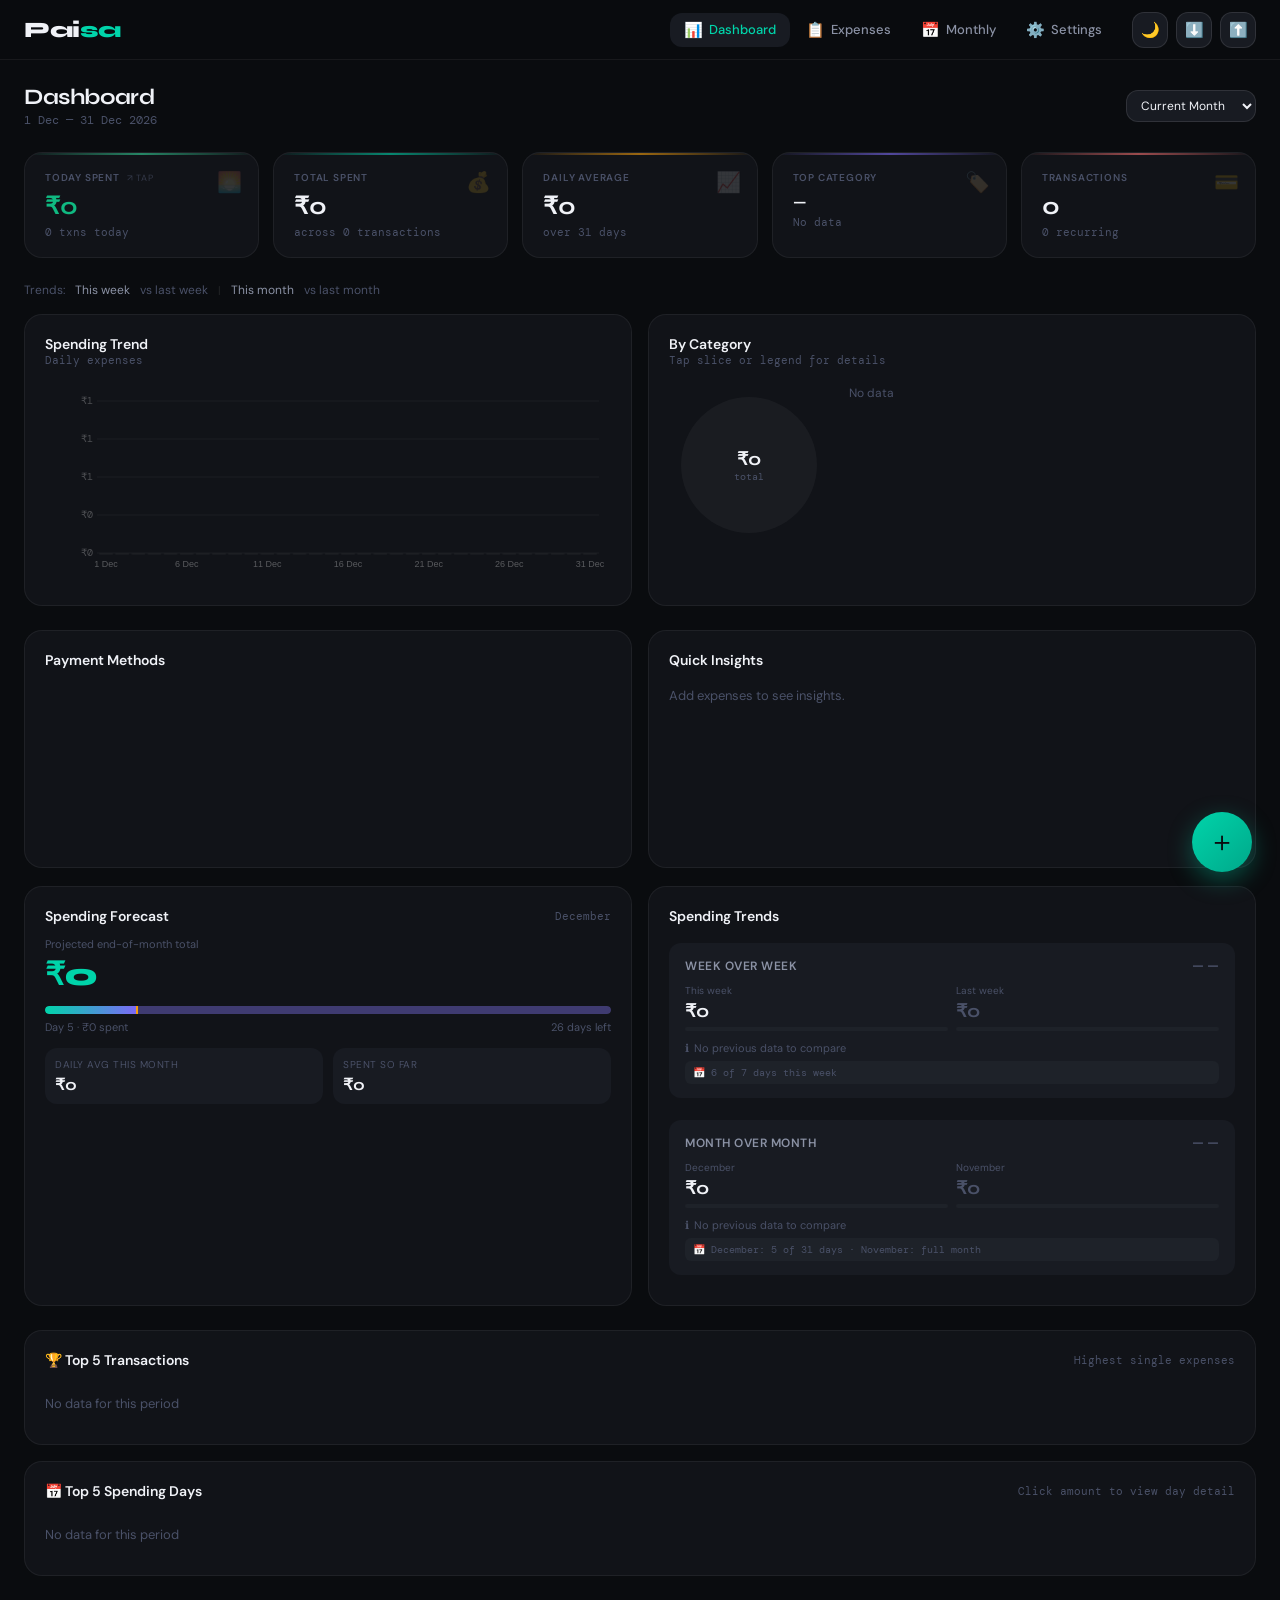
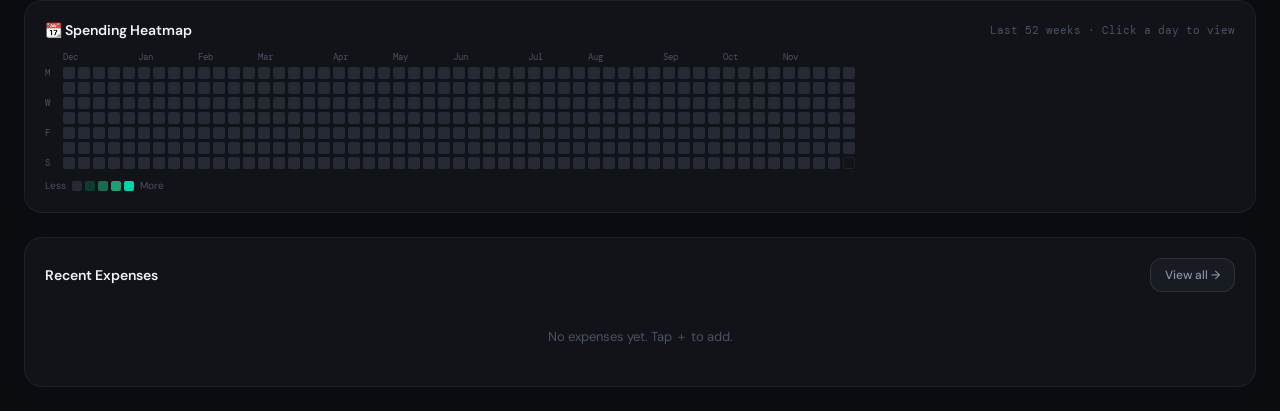
<file: index.html>
<!DOCTYPE html>
<html lang="en">
<head>
<meta charset="UTF-8"/>
<meta name="viewport" content="width=device-width,initial-scale=1.0,viewport-fit=cover"/>
<title>Paisa — Expense Manager</title>
<!-- PWA -->
<meta name="application-name" content="Paisa"/>
<meta name="description" content="Personal expense manager — track every rupee"/>
<meta name="theme-color" content="#0a0c0f"/>
<meta name="mobile-web-app-capable" content="yes"/>
<meta name="apple-mobile-web-app-capable" content="yes"/>
<meta name="apple-mobile-web-app-status-bar-style" content="black-translucent"/>
<meta name="apple-mobile-web-app-title" content="Paisa"/>
<link rel="icon" type="image/svg+xml" href="data:image/svg+xml,<svg xmlns='http://www.w3.org/2000/svg' viewBox='0 0 512 512'><rect width='512' height='512' rx='112' fill='%230a0c0f'/><text x='256' y='340' font-size='280' text-anchor='middle' fill='%2300d4aa' font-family='serif'>₹</text></svg>"/>
<link rel="apple-touch-icon" sizes="192x192" href="icon-192.png"/>
<link rel="manifest" href="manifest.json"/>
<link href="https://fonts.googleapis.com/css2?family=Syne:wght@400;500;600;700;800&family=DM+Sans:ital,opsz,wght@0,9..40,300;0,9..40,400;0,9..40,500;0,9..40,600&family=DM+Mono:wght@400;500&display=swap" rel="stylesheet"/>
<link rel="stylesheet" href="paisa-styles.css"/>
</head>
<body>

<!-- PIN LOCK SCREEN -->
<div id="pin-screen" style="display:none">
  <div class="pin-logo">Pai<span>sa</span></div>
  <div class="pin-sub" id="pin-sub">Enter your PIN to continue</div>
  <div class="pin-dots">
    <div class="pin-dot"></div><div class="pin-dot"></div>
    <div class="pin-dot"></div><div class="pin-dot"></div>
  </div>
  <div class="pin-keypad">
    <button class="pin-key" onclick="pinKey('1')">1<span class="pin-key-sub"></span></button>
    <button class="pin-key" onclick="pinKey('2')">2<span class="pin-key-sub">ABC</span></button>
    <button class="pin-key" onclick="pinKey('3')">3<span class="pin-key-sub">DEF</span></button>
    <button class="pin-key" onclick="pinKey('4')">4<span class="pin-key-sub">GHI</span></button>
    <button class="pin-key" onclick="pinKey('5')">5<span class="pin-key-sub">JKL</span></button>
    <button class="pin-key" onclick="pinKey('6')">6<span class="pin-key-sub">MNO</span></button>
    <button class="pin-key" onclick="pinKey('7')">7<span class="pin-key-sub">PQRS</span></button>
    <button class="pin-key" onclick="pinKey('8')">8<span class="pin-key-sub">TUV</span></button>
    <button class="pin-key" onclick="pinKey('9')">9<span class="pin-key-sub">WXYZ</span></button>
    <button class="pin-key" onclick="pinKey('0')" style="grid-column:2">0</button>
    <button class="pin-key" onclick="pinBackspace()" style="font-size:18px">⌫</button>
  </div>
  <div class="pin-error-msg" id="pin-error"></div>
  <div class="pin-actions">
    <button class="pin-link" onclick="hidePinScreen()" id="pin-skip-btn" style="display:none">Skip (use without PIN)</button>
  </div>
</div>

<div id="toast-container"></div>
<div id="chart-tooltip">
  <div class="tt-label" id="tt-label"></div>
  <div class="tt-value" id="tt-value"></div>
  <div class="tt-sub"   id="tt-sub"></div>
</div>

<div class="app">
<!-- TOPBAR -->
<header class="topbar">
  <div class="logo">Pai<span>sa</span></div>
  <nav class="nav">
    <button class="nav-btn active" id="nav-dashboard" onclick="goPage('dashboard')"><span class="nav-icon">📊</span> Dashboard</button>
    <button class="nav-btn" id="nav-expenses"         onclick="goPage('expenses')"><span class="nav-icon">📋</span> Expenses</button>
    <button class="nav-btn" id="nav-monthly"          onclick="goPage('monthly')"><span class="nav-icon">📅</span> Monthly</button>
    <button class="nav-btn" id="nav-settings"         onclick="goPage('settings')"><span class="nav-icon">⚙️</span> Settings</button>
  </nav>
  <div class="topbar-actions">
    <button class="btn-icon-sm" id="theme-btn" title="Toggle theme" onclick="toggleTheme()">🌙</button>
    <div style="position:relative" id="export-wrap">
      <button class="btn-icon-sm" title="Export" onclick="toggleExportMenu(event)">⬇️</button>
      <div id="export-menu" style="display:none;position:absolute;top:44px;right:0;background:var(--bg2);border:1px solid var(--border2);border-radius:var(--r);box-shadow:var(--shadow);min-width:170px;z-index:500;overflow:hidden">
        <button onclick="exportData();closeExportMenu()" style="display:flex;align-items:center;gap:10px;width:100%;padding:11px 16px;background:none;border:none;color:var(--text1);font-family:var(--font);font-size:13px;cursor:pointer;text-align:left" onmouseover="this.style.background='var(--bg3)'" onmouseout="this.style.background='none'">
          <span style="font-size:16px">📦</span><div><div style="font-weight:500">Export JSON</div><div style="font-size:10px;color:var(--text3)">Full data backup</div></div>
        </button>
        <div style="height:1px;background:var(--border)"></div>
        <button onclick="exportPDF();closeExportMenu()" style="display:flex;align-items:center;gap:10px;width:100%;padding:11px 16px;background:none;border:none;color:var(--text1);font-family:var(--font);font-size:13px;cursor:pointer;text-align:left" onmouseover="this.style.background='var(--bg3)'" onmouseout="this.style.background='none'">
          <span style="font-size:16px">📄</span><div><div style="font-weight:500">Export PDF</div><div style="font-size:10px;color:var(--text3)">Analytics report</div></div>
        </button>
      </div>
    </div>
    <button class="btn-icon-sm" title="Import backup" onclick="openImportModal()">⬆️</button>
  </div>
</header>

<!-- ══════ DASHBOARD ══════ -->
<div class="page active" id="page-dashboard">
  <div class="page-header">
    <div>
      <div class="page-title">Dashboard</div>
      <div class="page-sub" id="dash-date-sub"></div>
    </div>
    <div class="date-range-wrap">
      <select class="day-select" id="day-range" onchange="onRangeChange()">
        <option value="currentmonth" selected>Current Month</option>
        <option value="7">Last 7 days</option>
        <option value="14">Last 14 days</option>
        <option value="30">Last 30 days</option>
        <option value="60">Last 60 days</option>
        <option value="90">Last 90 days</option>
        <option value="custom">Custom range…</option>
      </select>
      <div class="date-range-custom" id="custom-range">
        <input class="date-input-sm" type="date" id="dash-from"/>
        <span class="date-range-sep">→</span>
        <input class="date-input-sm" type="date" id="dash-to"/>
        <button class="btn-apply" onclick="applyCustomRange()">Apply</button>
      </div>
    </div>
  </div>

  <!-- Stat Cards -->
  <div class="stats-grid">
    <div class="stat-card" style="--accent-c:#34d399;cursor:pointer;transition:border-color var(--tr),transform var(--tr)" onclick="openDayModal(today())" title="Click to see today's expenses">
      <div class="stat-card-icon">🌅</div>
      <div class="stat-card-label">Today Spent <span style="font-size:9px;opacity:0.6;font-weight:400;margin-left:4px">↗ tap</span></div>
      <div class="stat-card-value c-success" id="s-today">₹0</div>
      <div class="stat-card-sub" id="s-today-sub">0 transactions</div>
    </div>
    <div class="stat-card" style="--accent-c:var(--accent)">
      <div class="stat-card-icon">💰</div>
      <div class="stat-card-label">Total Spent</div>
      <div class="stat-card-value" id="s-total">₹0</div>
      <div class="stat-card-sub" id="s-total-sub">in selected period</div>
    </div>
    <div class="stat-card" style="--accent-c:var(--warning)">
      <div class="stat-card-icon">📈</div>
      <div class="stat-card-label">Daily Average</div>
      <div class="stat-card-value" id="s-avg">₹0</div>
      <div class="stat-card-sub" id="s-avg-sub">per day</div>
    </div>
    <div class="stat-card" style="--accent-c:var(--accent2)">
      <div class="stat-card-icon">🏷️</div>
      <div class="stat-card-label">Top Category</div>
      <div class="stat-card-value" id="s-topcat" style="font-size:16px">—</div>
      <div class="stat-card-sub" id="s-topcat-sub">—</div>
    </div>
    <div class="stat-card" style="--accent-c:var(--accent4)">
      <div class="stat-card-icon">💳</div>
      <div class="stat-card-label">Transactions</div>
      <div class="stat-card-value" id="s-count">0</div>
      <div class="stat-card-sub" id="s-count-sub">expenses logged</div>
    </div>
  </div>

  <!-- Spending Trends -->
  <div style="display:flex;gap:10px;align-items:center;margin-bottom:16px;flex-wrap:wrap">
    <span style="font-size:12px;color:var(--text3)">Trends:</span>
    <span style="font-size:12px;color:var(--text2)">This week</span>
    <span class="trend-pill" id="trend-week-pill" style="display:none"></span>
    <span style="font-size:12px;color:var(--text3)">vs last week</span>
    <span style="font-size:11px;color:var(--border2)">|</span>
    <span style="font-size:12px;color:var(--text2)">This month</span>
    <span class="trend-pill" id="trend-month-pill" style="display:none"></span>
    <span style="font-size:12px;color:var(--text3)">vs last month</span>
  </div>

  <!-- Charts Row -->
  <div class="charts-row">
    <div class="chart-card">
      <div class="chart-card-header">
        <div><div class="chart-card-title">Spending Trend</div><div class="chart-card-sub" id="trend-sub">Daily expenses</div></div>
      </div>
      <div class="canvas-wrap" style="height:200px"><canvas id="bar-chart"></canvas></div>
    </div>
    <div class="chart-card">
      <div class="chart-card-header">
        <div><div class="chart-card-title">By Category</div><div class="chart-card-sub">Tap slice or legend for details</div></div>
      </div>
      <div class="donut-wrap">
        <div class="donut-canvas-wrap">
          <canvas id="donut-chart" width="160" height="160"></canvas>
          <div class="donut-center"><div class="donut-center-val" id="donut-center-val">₹0</div><div class="donut-center-lbl">total</div></div>
        </div>
        <div class="donut-legend" id="donut-legend"></div>
      </div>
    </div>
  </div>

  <!-- Payment + Insights -->
  <div class="charts-row" style="margin-bottom:18px">
    <div class="chart-card">
      <div class="chart-card-header"><div class="chart-card-title">Payment Methods</div></div>
      <div class="canvas-wrap" style="height:160px"><canvas id="pay-chart"></canvas></div>
    </div>
    <div class="chart-card">
      <div class="chart-card-header"><div class="chart-card-title">Quick Insights</div></div>
      <div id="insights-list" style="display:flex;flex-direction:column;gap:10px;margin-top:4px"></div>
    </div>
  </div>

  <!-- Budget Progress -->
  <div id="budget-section" style="display:none;margin-bottom:24px">
    <div class="budget-card">
      <div class="budget-card-header">
        <div class="chart-card-title">📊 Budget Tracker — <span id="budget-month-label" style="color:var(--accent)"></span></div>
        <button class="btn-sm" onclick="goPage('settings')">Manage →</button>
      </div>
      <div id="budget-bars"></div>
    </div>
  </div>

  <!-- Forecast + Top 5 -->
  <div class="charts-row" style="margin-bottom:24px">
    <div class="chart-card" id="forecast-card"></div>
    <div class="chart-card">
      <div class="chart-card-header"><div class="chart-card-title">Spending Trends</div></div>
      <div id="trends-detail" style="display:flex;flex-direction:column;gap:12px;margin-top:4px">
        <div id="trends-week-detail"></div>
        <div id="trends-month-detail"></div>
      </div>
    </div>
  </div>

  <!-- Top 5 -->
  <div id="top5-section" style="margin-bottom:24px"></div>

  <!-- Heatmap -->
  <div id="heatmap-section" style="margin-bottom:24px"></div>

  <!-- Recent -->
  <div class="recent-card">
    <div class="recent-card-header">
      <div style="font-size:14px;font-weight:600">Recent Expenses</div>
      <button class="btn-sm" onclick="goPage('expenses')">View all →</button>
    </div>
    <div id="recent-list"></div>
  </div>
</div>

<!-- ══════ EXPENSES ══════ -->
<div class="page" id="page-expenses">
  <div class="page-header">
    <div><div class="page-title">All Expenses</div><div class="page-sub" id="exp-count-sub">0 entries</div></div>
  </div>
  <div class="filters-bar">
    <div class="filter-group" style="flex:1;min-width:160px">
      <div class="filter-label">Search</div>
      <input class="filter-input" id="f-search" placeholder="Search expenses…" oninput="renderExpenses()"/>
    </div>
    <div class="filter-group">
      <div class="filter-label">Category</div>
      <select class="filter-select" id="f-cat" onchange="renderExpenses()"><option value="">All</option></select>
    </div>
    <div class="filter-group">
      <div class="filter-label">Payment</div>
      <select class="filter-select" id="f-pay" onchange="renderExpenses()">
        <option value="">All</option>
        <option>UPI</option><option>Cash</option>
        <option>Credit Card</option><option>Debit Card</option><option>Bank Transfer</option>
      </select>
    </div>
    <div class="filter-group">
      <div class="filter-label">From</div>
      <input class="filter-input" type="date" id="f-from" onchange="renderExpenses()"/>
    </div>
    <div class="filter-group">
      <div class="filter-label">To</div>
      <input class="filter-input" type="date" id="f-to" onchange="renderExpenses()"/>
    </div>
    <div class="filter-group">
      <div class="filter-label">Min ₹</div>
      <input class="filter-input" type="number" id="f-min" placeholder="0" oninput="renderExpenses()" style="width:80px"/>
    </div>
    <div class="filter-group">
      <div class="filter-label">Max ₹</div>
      <input class="filter-input" type="number" id="f-max" placeholder="∞" oninput="renderExpenses()" style="width:80px"/>
    </div>
    <div class="filter-actions">
      <button class="btn-sm" onclick="clearFilters()">Clear</button>
    </div>
  </div>
  <div class="expense-table-wrap">
    <div class="expense-table-header">
      <div>Expense</div><div>Category</div><div>Amount</div>
      <div class="col-date-h">Date</div><div class="col-pay">Payment</div><div></div>
    </div>
    <div id="expenses-list"></div>
  </div>
</div>

<!-- ══════ MONTHLY ══════ -->
<div class="page" id="page-monthly">
  <div class="page-header">
    <div><div class="page-title">Monthly Summary</div><div class="page-sub">Click a month to see breakdown</div></div>
  </div>
  <div class="month-grid" id="month-grid"></div>
  <div class="month-detail" id="month-detail" style="display:none"></div>
</div>

<!-- ══════ SETTINGS ══════ -->
<div class="page" id="page-settings">
  <div class="page-header">
    <div><div class="page-title">Settings</div><div class="page-sub">Manage categories, budgets, PIN & data</div></div>
  </div>

  <!-- Appearance -->
  <div class="settings-section">
    <div class="settings-section-title">Appearance</div>
    <div class="settings-section-sub">Toggle between dark and light mode.</div>
    <button class="btn-sm primary" onclick="toggleTheme()" style="display:inline-flex;align-items:center;gap:8px">
      🌗 Toggle Dark / Light Mode
    </button>
  </div>

  <!-- Install App -->
  <div class="settings-section" id="install-app-section" style="display:none">
    <div class="settings-section-title">📲 Install App</div>
    <div class="settings-section-sub">Install Paisa on your home screen for quick access — works like a native app, no App Store needed.</div>
    <div style="display:flex;gap:10px;flex-wrap:wrap;align-items:center">
      <button class="btn-sm primary" id="settings-install-btn" onclick="triggerInstall()" style="display:inline-flex;align-items:center;gap:8px;padding:10px 20px;font-size:13px">
        📲 Install Paisa
      </button>
      <div id="install-status" style="font-size:12px;color:var(--text3)"></div>
    </div>
    <!-- iOS instructions shown separately -->
    <div id="ios-install-steps" style="display:none;margin-top:14px;background:var(--bg2);border-radius:var(--r);padding:14px 16px">
      <div style="font-size:13px;font-weight:600;color:var(--text1);margin-bottom:10px">How to install on iPhone / iPad:</div>
      <div style="display:flex;flex-direction:column;gap:8px">
        <div style="display:flex;align-items:flex-start;gap:10px;font-size:13px;color:var(--text2)">
          <span style="background:var(--accent);color:#0a0c0f;border-radius:50%;width:20px;height:20px;display:flex;align-items:center;justify-content:center;font-size:11px;font-weight:700;flex-shrink:0;margin-top:1px">1</span>
          Tap the <strong style="color:var(--text1)">Share</strong> button <span style="font-size:16px">⎙</span> at the bottom of Safari
        </div>
        <div style="display:flex;align-items:flex-start;gap:10px;font-size:13px;color:var(--text2)">
          <span style="background:var(--accent);color:#0a0c0f;border-radius:50%;width:20px;height:20px;display:flex;align-items:center;justify-content:center;font-size:11px;font-weight:700;flex-shrink:0;margin-top:1px">2</span>
          Scroll down and tap <strong style="color:var(--text1)">"Add to Home Screen"</strong>
        </div>
        <div style="display:flex;align-items:flex-start;gap:10px;font-size:13px;color:var(--text2)">
          <span style="background:var(--accent);color:#0a0c0f;border-radius:50%;width:20px;height:20px;display:flex;align-items:center;justify-content:center;font-size:11px;font-weight:700;flex-shrink:0;margin-top:1px">3</span>
          Tap <strong style="color:var(--text1)">"Add"</strong> — Paisa will appear on your home screen
        </div>
      </div>
      <div style="margin-top:12px;font-size:11px;color:var(--text3)">⚠️ Must be opened in Safari — Chrome on iOS does not support installation.</div>
    </div>
  </div>

  <!-- Budget -->
  <div class="settings-section">
    <div class="settings-section-title">Monthly Budgets</div>
    <div class="settings-section-sub">Set spending limits. Leave blank for no limit. Budgets reset on the 1st of each month.</div>
    <div id="budget-inputs"></div>
  </div>

  <!-- PIN Lock -->
  <div class="settings-section">
    <div class="settings-section-title">PIN Lock</div>
    <div class="settings-section-sub">Protect your financial data with a 4-digit PIN on app open.</div>
    <div style="display:flex;gap:10px;flex-wrap:wrap">
      <button class="btn-sm primary" onclick="showPinScreen('set')">🔒 Set / Change PIN</button>
      <button class="btn-sm danger"  onclick="removePinLock()" id="remove-pin-btn">Remove PIN</button>
    </div>
  </div>

  <!-- Categories -->
  <div class="settings-section">
    <div class="settings-section-title">Categories</div>
    <div class="settings-section-sub">⠿ Drag chips to reorder — order reflects in expense entry dropdown.</div>
    <div class="chip-list" id="cat-chip-list"></div>
    <div class="add-chip-row">
      <input class="add-chip-input" id="cat-emoji" placeholder="😀" maxlength="2" style="width:52px;text-align:center;font-size:20px"/>
      <input class="add-chip-input" id="cat-name-input" placeholder="Category name" onkeydown="if(event.key==='Enter')addCategory()"/>
      <button class="btn-sm primary" onclick="addCategory()">Add</button>
    </div>
  </div>

  <!-- Payment Methods -->
  <div class="settings-section">
    <div class="settings-section-title">Payment Methods</div>
    <div class="settings-section-sub">Manage your payment methods.</div>
    <div class="chip-list" id="pay-chip-list"></div>
    <div class="add-chip-row">
      <input class="add-chip-input" id="pay-name-input" placeholder="Payment method name" onkeydown="if(event.key==='Enter')addPayMethod()"/>
      <button class="btn-sm primary" onclick="addPayMethod()">Add</button>
    </div>
  </div>

  <!-- Data -->
  <div class="settings-section">
    <div class="settings-section-title">Data Management</div>
    <div class="settings-section-sub">Export a backup or import a previous one. Your data stays in your browser.</div>
    <div class="backup-row">
      <button class="backup-btn2 export" onclick="exportData()">⬇️ Export JSON Backup</button>
      <button class="backup-btn2 export" onclick="exportPDF()" style="border-color:rgba(124,106,245,0.4)" onmouseover="this.style.borderColor='var(--accent2)';this.style.color='var(--accent2)';this.style.background='rgba(124,106,245,0.06)'" onmouseout="this.style.borderColor='rgba(124,106,245,0.4)';this.style.color='';this.style.background=''">📄 Export PDF Report</button>
      <button class="backup-btn2 import" onclick="openImportModal()">⬆️ Import Backup</button>
      <button class="backup-btn2 danger" onclick="resetAllData()">🗑️ Reset All Data</button>
    </div>
    <div class="last-bk" id="last-bk-display"><span>⚠</span><span id="last-bk-text">Never backed up</span></div>
  </div>
</div>
</div><!-- end .app -->

<button class="fab" onclick="openAddExpense()" title="Add expense (Ctrl+K)">＋</button>

<!-- Bottom Nav -->
<div class="bottom-nav">
  <button class="bnav-btn active" id="bnav-dashboard" onclick="goPage('dashboard')"><span class="bnav-icon">📊</span>Dashboard</button>
  <button class="bnav-btn" id="bnav-expenses"         onclick="goPage('expenses')"><span class="bnav-icon">📋</span>Expenses</button>
  <button class="bnav-btn" id="bnav-monthly"          onclick="goPage('monthly')"><span class="bnav-icon">📅</span>Monthly</button>
  <button class="bnav-btn" id="bnav-settings"         onclick="goPage('settings')"><span class="bnav-icon">⚙️</span>Settings</button>
</div>

<!-- ADD/EDIT EXPENSE MODAL -->
<div class="modal-overlay" id="expense-modal" onclick="if(event.target===this)closeExpenseModal()">
  <div class="modal">
    <div class="modal-header">
      <div class="modal-title" id="exp-modal-title">Add Expense</div>
      <button class="btn-icon-sm" onclick="closeExpenseModal()">✕</button>
    </div>
    <div class="modal-body">
      <div class="amount-display">
        <span class="amount-prefix">₹</span>
        <input class="amount-input-big" id="f-amount" type="number" placeholder="0" min="0" step="0.01" inputmode="decimal"/>
      </div>
      <div class="form-row-2">
        <div class="form-group"><label class="form-label">Category *</label><select class="form-select" id="f-category"></select></div>
        <div class="form-group"><label class="form-label">Payment Method</label><select class="form-select" id="f-payment"></select></div>
      </div>
      <div class="form-row-2">
        <div class="form-group"><label class="form-label">Date</label><input class="form-input" type="date" id="f-date"/></div>
        <div class="form-group"><label class="form-label">Time (optional)</label><input class="form-input" type="time" id="f-time"/></div>
      </div>
      <div class="form-group"><label class="form-label">Notes (optional)</label><textarea class="form-textarea" id="f-notes" placeholder="e.g. Swiggy dinner, Petrol at HP…"></textarea></div>
      <div class="toggle-row2">
        <div><div class="toggle-label">🔁 Recurring expense</div><div class="toggle-sub2">Auto-logs on schedule</div></div>
        <label class="sw"><input type="checkbox" id="f-recurring"/><span class="sw-slider"></span></label>
      </div>
      <div class="form-group" id="recur-freq-row" style="display:none">
        <label class="form-label">Frequency</label>
        <select class="form-select" id="f-recur-freq">
          <option value="monthly">Monthly (same date)</option>
          <option value="weekly">Weekly (same day)</option>
          <option value="daily">Daily</option>
        </select>
      </div>
    </div>
    <div class="modal-footer">
      <button class="btn-ghost2" onclick="closeExpenseModal()">Cancel</button>
      <button class="btn-primary" onclick="saveExpense()">Save Expense</button>
    </div>
  </div>
</div>

<!-- DAY DETAIL MODAL -->
<div class="modal-overlay" id="day-modal" onclick="if(event.target===this)closeDayModal()">
  <div class="modal" style="max-width:520px">
    <div class="modal-header">
      <div>
        <div class="modal-title" id="day-modal-title">Day Detail</div>
        <div style="font-size:11px;color:var(--text3);font-family:var(--font-mono);margin-top:3px" id="day-modal-sub"></div>
      </div>
      <div style="display:flex;align-items:center;gap:8px">
        <button class="btn-sm" id="day-modal-add" onclick="addExpenseForDay()" style="font-size:12px;padding:6px 12px;border-color:rgba(0,212,170,0.3);color:var(--accent)">＋ Add</button>
        <button class="btn-icon-sm" onclick="closeDayModal()">✕</button>
      </div>
    </div>
    <div class="modal-body" style="gap:0;padding:0">
      <div id="day-modal-stats" style="display:grid;grid-template-columns:repeat(3,1fr);gap:1px;background:var(--border);border-bottom:1px solid var(--border)"></div>
      <div id="day-modal-cats" style="padding:16px 20px;border-bottom:1px solid var(--border)"></div>
      <div id="day-modal-list" style="padding:0 20px 16px;max-height:320px;overflow-y:auto"></div>
    </div>
  </div>
</div>

<!-- CATEGORY DETAIL MODAL -->
<div class="modal-overlay" id="cat-modal" onclick="if(event.target===this)closeCatModal()">
  <div class="modal" style="max-width:500px">
    <div class="modal-header">
      <div>
        <div class="modal-title" id="cat-modal-title">Category</div>
        <div style="font-size:11px;color:var(--text3);font-family:var(--font-mono);margin-top:3px" id="cat-modal-sub"></div>
      </div>
      <button class="btn-icon-sm" onclick="closeCatModal()">✕</button>
    </div>
    <div class="modal-body" style="gap:0;padding:0">
      <div id="cat-modal-stats" style="display:grid;grid-template-columns:repeat(3,1fr);gap:1px;background:var(--border);border-bottom:1px solid var(--border)"></div>
      <div id="cat-modal-list" style="padding:16px 20px;max-height:420px;overflow-y:auto"></div>
    </div>
  </div>
</div>

<!-- PAYMENT METHOD MODAL -->
<div class="modal-overlay" id="pay-modal" onclick="if(event.target===this)closePayModal()">
  <div class="modal" style="max-width:520px">
    <div class="modal-header">
      <div>
        <div class="modal-title" id="pay-modal-title">Payment</div>
        <div style="font-size:11px;color:var(--text3);font-family:var(--font-mono);margin-top:3px" id="pay-modal-sub"></div>
      </div>
      <button class="btn-icon-sm" onclick="closePayModal()">✕</button>
    </div>
    <div class="modal-body" style="gap:0;padding:0">
      <div id="pay-modal-stats" style="display:grid;grid-template-columns:repeat(3,1fr);gap:1px;background:var(--border);border-bottom:1px solid var(--border)"></div>
      <div id="pay-modal-list" style="padding:0 20px 16px;max-height:460px;overflow-y:auto"></div>
    </div>
  </div>
</div>

<!-- IMPORT MODAL -->
<div class="modal-overlay" id="import-modal" onclick="if(event.target===this)closeImportModal()">
  <div class="modal">
    <div class="modal-header">
      <div class="modal-title">⬆️ Import Backup</div>
      <button class="btn-icon-sm" onclick="closeImportModal()">✕</button>
    </div>
    <div class="modal-body">
      <div style="background:rgba(245,158,11,0.08);border:1px solid rgba(245,158,11,0.2);border-radius:var(--r);padding:10px 13px;font-size:12px;color:var(--warning)">
        ⚠️ Import will <strong>merge</strong> with existing data. Duplicates are skipped.
      </div>
      <div class="form-group">
        <label class="form-label">Select backup file</label>
        <div class="drop-zone" id="drop-zone" onclick="document.getElementById('bk-file').click()"
          ondragover="dzOver(event)" ondragleave="dzLeave()" ondrop="dzDrop(event)">
          <div class="drop-zone-icon">📂</div>
          <div class="drop-zone-title" id="dz-title">Click or drag &amp; drop</div>
          <div class="drop-zone-sub">Paisa .json backup files</div>
        </div>
        <input type="file" id="bk-file" accept=".json" style="display:none" onchange="bkFileSelect(event)"/>
        <div class="import-preview" id="import-preview"></div>
      </div>
    </div>
    <div class="modal-footer">
      <button class="btn-ghost2" onclick="closeImportModal()">Cancel</button>
      <button class="btn-primary" id="bk-confirm-btn" onclick="confirmImport()" disabled style="opacity:.4;cursor:not-allowed">Import</button>
    </div>
  </div>
</div>

<script src="paisa-app.js"></script>
<script>
/* ── PWA — Service Worker + Install Prompt ── */
(function initPWA(){

  /* ── Register Service Worker from sw.js ── */
  if('serviceWorker' in navigator){
    const proto = location.protocol, host = location.hostname;
    const supported = proto==='https:' || (proto==='http:' && (host==='localhost'||host==='127.0.0.1'));
    if(supported){
      navigator.serviceWorker.register('./sw.js', { scope: './' })
        .then(r => console.log('[Paisa] SW registered:', r.scope))
        .catch(e => console.log('[Paisa] SW failed:', e.message));
    } else {
      console.log('[Paisa] SW skipped — requires https/localhost');
    }
  }

  /* ── Android/Chrome Install Banner ── */
  window.addEventListener('beforeinstallprompt', e => {
    e.preventDefault();
    // Store on window — accessible from anywhere, never goes stale
    window._paisaDip = e;
    // Show banner immediately — no delay so event stays fresh
    showInstallBanner();
    // Update settings install section if already open
    if(typeof updateInstallSection === 'function') updateInstallSection();
  });

  window.addEventListener('appinstalled', () => {
    window._paisaDip = null;
    const b = document.getElementById('install-banner');
    if(b) b.remove();
    if(typeof showToast === 'function') showToast('🎉', 'Paisa installed! Find it on your home screen.');
    if(typeof updateInstallSection === 'function') updateInstallSection();
  });

  function showInstallBanner(){
    if(document.getElementById('install-banner')) return;
    const banner = document.createElement('div');
    banner.id = 'install-banner';
    banner.style.cssText = [
      'position:fixed',
      window.innerWidth<=640 ? 'bottom:80px' : 'bottom:24px',
      'left:50%',
      'transform:translateX(-50%)',
      'background:linear-gradient(135deg,#0d1117,#1a1e28)',
      'border:1px solid rgba(0,212,170,.35)',
      'border-radius:16px',
      'padding:14px 18px',
      'display:flex',
      'align-items:center',
      'gap:12px',
      'box-shadow:0 8px 32px rgba(0,0,0,.6)',
      'z-index:9998',
      'max-width:340px',
      'width:calc(100% - 32px)',
      'animation:slideUpBanner .3s cubic-bezier(.4,0,.2,1) both'
    ].join(';');
    banner.innerHTML = `
      <style>
        @keyframes slideUpBanner{
          from{opacity:0;transform:translateX(-50%) translateY(20px)}
          to  {opacity:1;transform:translateX(-50%) translateY(0)}
        }
      </style>
      <div style="width:42px;height:42px;background:linear-gradient(135deg,#00d4aa,#00a88a);border-radius:11px;display:flex;align-items:center;justify-content:center;font-size:22px;flex-shrink:0;font-weight:700;color:#0a0c0f">₹</div>
      <div style="flex:1;min-width:0">
        <div style="font-size:13px;font-weight:600;color:#f0f2f7">Install Paisa</div>
        <div style="font-size:11px;color:#8b92a5;margin-top:2px">Add to home screen for quick access</div>
      </div>
      <button id="pwa-install-btn" style="background:linear-gradient(135deg,#00d4aa,#00a88a);border:none;border-radius:9px;color:#0a0c0f;font-size:12px;font-weight:700;padding:9px 16px;cursor:pointer;white-space:nowrap;flex-shrink:0">Install</button>
      <button id="pwa-dismiss-btn" style="background:none;border:none;color:#555c70;cursor:pointer;font-size:20px;line-height:1;padding:4px;flex-shrink:0">×</button>
    `;
    document.body.appendChild(banner);

    // Install button — always read from window._paisaDip (never stale)
    document.getElementById('pwa-install-btn').addEventListener('click', function() {
      const prompt = window._paisaDip;
      if(!prompt){
        alert('Install prompt expired. Please reload the page and try again.');
        return;
      }
      prompt.prompt();
      prompt.userChoice.then(function(result) {
        if(result.outcome === 'accepted'){
          if(typeof showToast === 'function') showToast('🎉', 'Installing Paisa…');
        }
        window._paisaDip = null;
        const b = document.getElementById('install-banner');
        if(b) b.remove();
      });
    });

    // Dismiss button
    document.getElementById('pwa-dismiss-btn').addEventListener('click', function() {
      const b = document.getElementById('install-banner');
      if(b) b.remove();
    });
  }



  /* ── iOS Safari Hint ── */
  const isIOS = /iphone|ipad|ipod/i.test(navigator.userAgent) && !window.navigator.standalone;
  if(isIOS){
    setTimeout(() => {
      const hint = document.createElement('div');
      hint.style.cssText = `
        position:fixed;bottom:80px;left:50%;transform:translateX(-50%);
        background:#1a1e28;border:1px solid rgba(0,212,170,.25);
        border-radius:16px;padding:18px 20px;
        font-size:13px;color:#8b92a5;text-align:center;
        box-shadow:0 8px 32px rgba(0,0,0,.5);
        z-index:9998;max-width:300px;width:calc(100% - 32px);
        animation:slideUpBanner .3s ease both;
      `;
      hint.innerHTML = `
        <div style="font-size:28px;margin-bottom:10px">📲</div>
        <div style="color:#f0f2f7;font-weight:600;font-size:15px;margin-bottom:8px">Install Paisa</div>
        <div style="line-height:1.7">
          Tap <strong style="color:#00d4aa">Share</strong>
          <span style="font-size:15px"> ⎙ </span>
          then tap<br/>
          <strong style="color:#00d4aa">"Add to Home Screen"</strong>
        </div>
        <button onclick="this.parentElement.remove()" style="margin-top:14px;background:rgba(0,212,170,.1);border:1px solid rgba(0,212,170,.3);border-radius:9px;color:#00d4aa;font-size:13px;font-weight:500;padding:8px 24px;cursor:pointer;font-family:inherit;width:100%">Got it</button>
      `;
      document.body.appendChild(hint);
      setTimeout(() => hint.remove(), 12000);
    }, 3500);
  }

})();
</script>
</body>
</html>
</file>
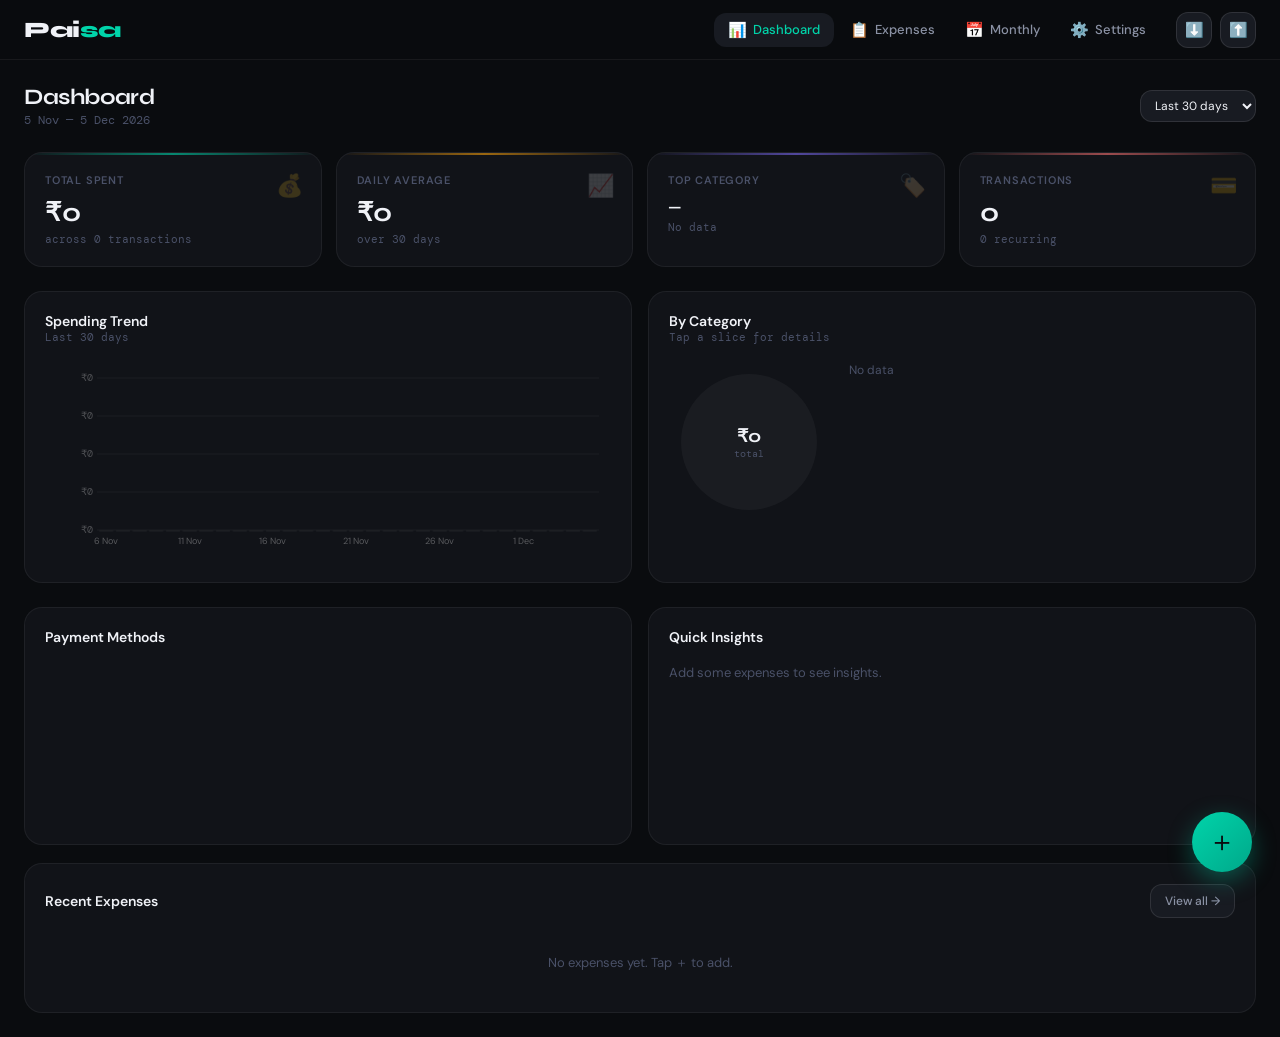
<file: expense-manager.html>
<!DOCTYPE html>
<html lang="en">
<head>
<meta charset="UTF-8"/>
<meta name="viewport" content="width=device-width,initial-scale=1.0,viewport-fit=cover"/>
<title>Paisa — Expense Manager</title>

<!-- PWA Meta Tags -->
<meta name="application-name" content="Paisa"/>
<meta name="description" content="Personal expense manager — track every rupee"/>
<meta name="theme-color" content="#0a0c0f"/>
<meta name="mobile-web-app-capable" content="yes"/>
<meta name="apple-mobile-web-app-capable" content="yes"/>
<meta name="apple-mobile-web-app-status-bar-style" content="black-translucent"/>
<meta name="apple-mobile-web-app-title" content="Paisa"/>
<meta name="msapplication-TileColor" content="#0a0c0f"/>
<meta name="msapplication-tap-highlight" content="no"/>

<!-- PWA Icons (inline SVG → data URI) -->
<link rel="icon" type="image/svg+xml" href="data:image/svg+xml,<svg xmlns='http://www.w3.org/2000/svg' viewBox='0 0 512 512'><rect width='512' height='512' rx='112' fill='%230a0c0f'/><text x='256' y='340' font-size='280' text-anchor='middle' fill='%2300d4aa' font-family='serif'>₹</text></svg>"/>
<link rel="apple-touch-icon" href="data:image/svg+xml,<svg xmlns='http://www.w3.org/2000/svg' viewBox='0 0 512 512'><rect width='512' height='512' rx='112' fill='%230a0c0f'/><text x='256' y='340' font-size='280' text-anchor='middle' fill='%2300d4aa' font-family='serif'>₹</text></svg>"/>

<!-- PWA Manifest (inline blob — injected by JS below) -->
<link rel="manifest" id="pwa-manifest"/>

<link href="https://fonts.googleapis.com/css2?family=Syne:wght@400;500;600;700;800&family=DM+Sans:ital,opsz,wght@0,9..40,300;0,9..40,400;0,9..40,500;0,9..40,600;1,9..40,300&family=DM+Mono:wght@400;500&display=swap" rel="stylesheet"/>
<style>
*,*::before,*::after{box-sizing:border-box;margin:0;padding:0}
:root{
  --bg:#0a0c0f;
  --bg1:#111318;
  --bg2:#181b22;
  --bg3:#1e2229;
  --border:rgba(255,255,255,0.06);
  --border2:rgba(255,255,255,0.1);
  --accent:#00d4aa;
  --accent2:#7c6af5;
  --accent3:#f59e0b;
  --accent4:#f87171;
  --text1:#f0f2f7;
  --text2:#8b92a5;
  --text3:#4a5168;
  --success:#10b981;
  --warning:#f59e0b;
  --danger:#ef4444;
  --r:12px;--r2:18px;--r3:24px;
  --font:'DM Sans',sans-serif;
  --font-display:'Syne',sans-serif;
  --font-mono:'DM Mono',monospace;
  --shadow:0 8px 32px rgba(0,0,0,0.4);
  --shadow2:0 2px 8px rgba(0,0,0,0.3);
  --tr:0.18s cubic-bezier(0.4,0,0.2,1);
}
html{font-size:15px;scroll-behavior:smooth}
body{font-family:var(--font);background:var(--bg);color:var(--text1);min-height:100vh;-webkit-font-smoothing:antialiased;overflow-x:hidden}

/* ── Scrollbar ── */
::-webkit-scrollbar{width:4px;height:4px}
::-webkit-scrollbar-track{background:transparent}
::-webkit-scrollbar-thumb{background:var(--border2);border-radius:99px}

/* ── App Shell ── */
.app{display:flex;flex-direction:column;min-height:100vh;max-width:1400px;margin:0 auto}

/* ── Topbar ── */
.topbar{
  position:sticky;top:0;z-index:100;
  background:rgba(10,12,15,0.85);
  backdrop-filter:blur(20px);
  border-bottom:1px solid var(--border);
  padding:0 24px;
  display:flex;align-items:center;gap:16px;
  height:60px;
}
.logo{font-family:var(--font-display);font-size:22px;font-weight:800;letter-spacing:-0.5px;flex:1}
.logo span{color:var(--accent)}
.nav{display:flex;gap:2px}
.nav-btn{
  display:flex;align-items:center;gap:6px;
  padding:7px 14px;border-radius:var(--r);
  font-size:13px;font-weight:500;font-family:var(--font);
  color:var(--text2);background:none;border:none;cursor:pointer;
  transition:background var(--tr),color var(--tr);white-space:nowrap;
}
.nav-btn:hover{background:var(--bg2);color:var(--text1)}
.nav-btn.active{background:var(--bg2);color:var(--accent)}
.nav-icon{font-size:15px}
.topbar-actions{display:flex;gap:8px;align-items:center}
.btn-icon-sm{
  width:36px;height:36px;border-radius:var(--r);
  border:1px solid var(--border2);background:var(--bg2);
  color:var(--text2);cursor:pointer;font-size:15px;
  display:flex;align-items:center;justify-content:center;
  transition:background var(--tr),color var(--tr);
}
.btn-icon-sm:hover{background:var(--bg3);color:var(--text1)}

/* ── FAB ── */
.fab{
  position:fixed;bottom:28px;right:28px;z-index:200;
  width:60px;height:60px;border-radius:50%;
  background:linear-gradient(135deg,var(--accent),#00a88a);
  border:none;color:#0a0c0f;font-size:28px;font-weight:300;
  cursor:pointer;box-shadow:0 8px 24px rgba(0,212,170,0.35);
  display:flex;align-items:center;justify-content:center;
  transition:transform var(--tr),box-shadow var(--tr);
}
.fab:hover{transform:scale(1.08);box-shadow:0 12px 32px rgba(0,212,170,0.45)}
.fab:active{transform:scale(0.96)}

/* ── Pages ── */
.page{display:none;padding:24px;flex:1;animation:fadeUp .22s ease both}
.page.active{display:block}
@keyframes fadeUp{from{opacity:0;transform:translateY(8px)}to{opacity:1;transform:translateY(0)}}

/* ── Section headings ── */
.page-header{display:flex;align-items:center;justify-content:space-between;margin-bottom:24px;flex-wrap:wrap;gap:12px}
.page-title{font-family:var(--font-display);font-size:22px;font-weight:700;letter-spacing:-0.4px}
.page-sub{font-size:12px;color:var(--text3);font-family:var(--font-mono);margin-top:2px}

/* ── Stat Cards ── */
.stats-grid{display:grid;grid-template-columns:repeat(4,1fr);gap:14px;margin-bottom:24px}
.stat-card{
  background:var(--bg1);border:1px solid var(--border);
  border-radius:var(--r2);padding:20px;
  transition:border-color var(--tr);position:relative;overflow:hidden;
}
.stat-card::before{content:'';position:absolute;top:0;left:0;right:0;height:2px;background:linear-gradient(90deg,transparent,var(--accent-c,var(--accent)),transparent);opacity:0.6}
.stat-card:hover{border-color:var(--border2)}
.stat-card-label{font-size:11px;font-weight:600;letter-spacing:0.8px;text-transform:uppercase;color:var(--text3);margin-bottom:10px}
.stat-card-value{font-family:var(--font-display);font-size:26px;font-weight:700;letter-spacing:-0.5px;color:var(--text1)}
.stat-card-sub{font-size:11px;color:var(--text3);margin-top:4px;font-family:var(--font-mono)}
.stat-card-icon{position:absolute;right:18px;top:18px;font-size:22px;opacity:0.18}

/* ── Charts Area ── */
.charts-row{display:grid;grid-template-columns:1fr 1fr;gap:16px;margin-bottom:24px}
.chart-card{
  background:var(--bg1);border:1px solid var(--border);
  border-radius:var(--r2);padding:20px;
}
.chart-card-header{display:flex;align-items:center;justify-content:space-between;margin-bottom:18px}
.chart-card-title{font-size:14px;font-weight:600;color:var(--text1)}
.chart-card-sub{font-size:11px;color:var(--text3);font-family:var(--font-mono)}

/* Day range select */
.day-select{
  background:var(--bg2);border:1px solid var(--border2);
  border-radius:var(--r);color:var(--text1);
  font-family:var(--font);font-size:12px;
  padding:6px 10px;outline:none;cursor:pointer;
  transition:border-color var(--tr);
}
.day-select:focus{border-color:var(--accent)}
.day-select option{background:var(--bg2)}

/* ── Canvas wrapper ── */
.canvas-wrap{position:relative;width:100%}
.canvas-wrap canvas{width:100%!important;display:block}
/* Donut canvas must NOT stretch — override the above */
#donut-chart{width:160px!important;height:160px!important;display:block}

/* ── Donut Chart ── */
.donut-wrap{display:flex;gap:20px;align-items:flex-start;overflow:hidden}
.donut-canvas-wrap{position:relative;flex-shrink:0;width:160px;height:160px}
.donut-center{position:absolute;inset:0;display:flex;flex-direction:column;align-items:center;justify-content:center;pointer-events:none}
.donut-center-val{font-family:var(--font-display);font-size:18px;font-weight:700;color:var(--text1)}
.donut-center-lbl{font-size:10px;color:var(--text3);font-family:var(--font-mono)}
.donut-legend{flex:1;display:flex;flex-direction:column;gap:7px;overflow:hidden;min-width:0}
.legend-item{display:flex;align-items:center;gap:8px;font-size:12px;cursor:pointer}
.legend-dot{width:8px;height:8px;border-radius:50%;flex-shrink:0}
.legend-name{flex:1;color:var(--text2);overflow:hidden;text-overflow:ellipsis;white-space:nowrap}
.legend-pct{color:var(--text3);font-family:var(--font-mono);font-size:11px}

/* ── Tooltip ── */
#chart-tooltip{
  position:fixed;z-index:500;pointer-events:none;
  background:var(--bg3);border:1px solid var(--border2);
  border-radius:var(--r);padding:10px 14px;
  font-size:12px;color:var(--text1);
  box-shadow:var(--shadow);opacity:0;
  transition:opacity .15s ease;
  min-width:120px;
}
#chart-tooltip.show{opacity:1}
.tt-label{font-size:10px;color:var(--text3);font-family:var(--font-mono);margin-bottom:4px}
.tt-value{font-size:15px;font-weight:600;font-family:var(--font-display)}
.tt-sub{font-size:11px;color:var(--text2);margin-top:2px}

/* ── Recent list on Dashboard ── */
.recent-card{background:var(--bg1);border:1px solid var(--border);border-radius:var(--r2);padding:20px}
.recent-card-header{display:flex;align-items:center;justify-content:space-between;margin-bottom:16px}
.expense-row{
  display:flex;align-items:center;gap:12px;
  padding:10px 0;border-bottom:1px solid var(--border);
  transition:background var(--tr);
}
.expense-row:last-child{border-bottom:none}
.expense-cat-icon{
  width:36px;height:36px;border-radius:var(--r);
  display:flex;align-items:center;justify-content:center;
  font-size:16px;flex-shrink:0;
}
.expense-info{flex:1;min-width:0}
.expense-name{font-size:13px;font-weight:500;color:var(--text1);overflow:hidden;text-overflow:ellipsis;white-space:nowrap}
.expense-meta{font-size:11px;color:var(--text3);font-family:var(--font-mono);margin-top:1px}
.expense-amount{font-family:var(--font-display);font-size:15px;font-weight:600;color:var(--text1);flex-shrink:0}
.expense-amount.recurring{color:var(--accent2)}
.badge{display:inline-flex;align-items:center;gap:3px;font-size:10px;padding:2px 7px;border-radius:99px;font-weight:500;white-space:nowrap}
.badge-upi{background:rgba(0,212,170,0.12);color:var(--accent)}
.badge-cash{background:rgba(245,158,11,0.12);color:var(--warning)}
.badge-card{background:rgba(124,106,245,0.12);color:var(--accent2)}
.badge-bank{background:rgba(16,185,129,0.12);color:var(--success)}
.badge-recurring{background:rgba(124,106,245,0.1);color:var(--accent2)}

/* ── Expenses Page ── */
.filters-bar{
  background:var(--bg1);border:1px solid var(--border);
  border-radius:var(--r2);padding:16px;
  display:flex;gap:10px;flex-wrap:wrap;
  margin-bottom:18px;align-items:flex-end;
}
.filter-group{display:flex;flex-direction:column;gap:5px;min-width:120px}
.filter-label{font-size:10px;font-weight:600;letter-spacing:0.7px;text-transform:uppercase;color:var(--text3)}
.filter-input,.filter-select{
  background:var(--bg2);border:1px solid var(--border);
  border-radius:var(--r);color:var(--text1);
  font-family:var(--font);font-size:13px;
  padding:8px 10px;outline:none;
  transition:border-color var(--tr);
}
.filter-input:focus,.filter-select:focus{border-color:var(--accent)}
.filter-select option{background:var(--bg2)}
.filter-actions{display:flex;gap:8px;align-items:flex-end;margin-left:auto}
.btn-sm{
  padding:8px 14px;border-radius:var(--r);
  font-size:12px;font-weight:500;font-family:var(--font);
  cursor:pointer;border:1px solid var(--border2);
  background:var(--bg2);color:var(--text2);
  transition:background var(--tr),color var(--tr);white-space:nowrap;
}
.btn-sm:hover{background:var(--bg3);color:var(--text1)}
.btn-sm.primary{background:var(--accent);color:#0a0c0f;border-color:var(--accent)}
.btn-sm.primary:hover{opacity:0.88}
.btn-sm.danger{background:var(--danger-bg,rgba(239,68,68,0.1));color:var(--danger);border-color:rgba(239,68,68,0.2)}
.btn-sm.danger:hover{background:rgba(239,68,68,0.2)}

.expense-table-wrap{background:var(--bg1);border:1px solid var(--border);border-radius:var(--r2);overflow:hidden}
.expense-table-header{
  display:grid;grid-template-columns:1fr 120px 110px 90px 80px 70px;
  padding:12px 18px;background:var(--bg2);
  font-size:10px;font-weight:600;letter-spacing:0.7px;text-transform:uppercase;color:var(--text3);
  border-bottom:1px solid var(--border);
}
.expense-table-row{
  display:grid;grid-template-columns:1fr 120px 110px 90px 80px 70px;
  padding:13px 18px;border-bottom:1px solid var(--border);
  align-items:center;transition:background var(--tr);
}
.expense-table-row:last-child{border-bottom:none}
.expense-table-row:hover{background:var(--bg2)}
.col-name{display:flex;align-items:center;gap:10px;min-width:0}
.col-name-text{overflow:hidden}
.col-name-title{font-size:13px;font-weight:500;color:var(--text1);overflow:hidden;text-overflow:ellipsis;white-space:nowrap}
.col-name-note{font-size:11px;color:var(--text3);overflow:hidden;text-overflow:ellipsis;white-space:nowrap}
.col-cat{font-size:12px;color:var(--text2)}
.col-amount{font-family:var(--font-display);font-size:14px;font-weight:600}
.col-date{font-size:11px;color:var(--text3);font-family:var(--font-mono)}
.col-pay{font-size:11px}
.col-actions{display:flex;gap:4px;justify-content:flex-end}

/* ── Monthly Summary ── */
.month-grid{display:grid;grid-template-columns:repeat(3,1fr);gap:14px;margin-bottom:24px}
.month-card{
  background:var(--bg1);border:1px solid var(--border);
  border-radius:var(--r2);padding:18px 20px;
  cursor:pointer;transition:border-color var(--tr),transform var(--tr);
}
.month-card:hover{border-color:var(--border2);transform:translateY(-2px)}
.month-card.selected{border-color:var(--accent);background:rgba(0,212,170,0.04)}
.month-name{font-family:var(--font-display);font-size:16px;font-weight:700;margin-bottom:6px}
.month-total{font-family:var(--font-display);font-size:22px;font-weight:700;color:var(--accent);margin-bottom:8px}
.month-stats{display:flex;gap:12px;flex-wrap:wrap}
.month-stat{font-size:11px;color:var(--text3);font-family:var(--font-mono)}
.month-detail{background:var(--bg1);border:1px solid var(--border);border-radius:var(--r2);padding:20px}

/* Category breakdown bars */
.cat-breakdown{display:flex;flex-direction:column;gap:12px;margin-top:16px}
.cat-bar-row{display:flex;flex-direction:column;gap:4px}
.cat-bar-header{display:flex;justify-content:space-between;align-items:center}
.cat-bar-name{font-size:13px;font-weight:500;color:var(--text1)}
.cat-bar-val{font-size:12px;font-family:var(--font-mono);color:var(--text2)}
.cat-bar-track{height:5px;background:var(--bg3);border-radius:99px;overflow:hidden}
.cat-bar-fill{height:100%;border-radius:99px;transition:width .5s cubic-bezier(.4,0,.2,1)}

/* ── Settings ── */
.settings-section{background:var(--bg1);border:1px solid var(--border);border-radius:var(--r2);padding:22px;margin-bottom:18px}
.settings-section-title{font-family:var(--font-display);font-size:16px;font-weight:700;margin-bottom:4px}
.settings-section-sub{font-size:12px;color:var(--text3);margin-bottom:18px}
.settings-divider{height:1px;background:var(--border);margin:16px 0}
.chip-list{display:flex;flex-wrap:wrap;gap:8px;margin-bottom:14px}
.chip{
  display:flex;align-items:center;gap:6px;
  padding:6px 12px;border-radius:99px;
  background:var(--bg2);border:1px solid var(--border2);
  font-size:12px;color:var(--text1);
}
.chip-remove{background:none;border:none;color:var(--text3);cursor:pointer;font-size:14px;line-height:1;padding:0;margin-left:2px;transition:color var(--tr)}
.chip-remove:hover{color:var(--danger)}
.add-chip-row{display:flex;gap:8px;align-items:center}
.add-chip-input{
  background:var(--bg2);border:1px solid var(--border);
  border-radius:var(--r);color:var(--text1);
  font-family:var(--font);font-size:13px;
  padding:8px 12px;outline:none;flex:1;
  transition:border-color var(--tr);
}
.add-chip-input:focus{border-color:var(--accent)}
.emoji-pick{
  background:var(--bg2);border:1px solid var(--border);
  border-radius:var(--r);color:var(--text1);
  font-size:18px;padding:6px 10px;outline:none;cursor:pointer;
  transition:border-color var(--tr);
}
.backup-row{display:flex;gap:10px;flex-wrap:wrap}
.backup-btn2{
  display:flex;align-items:center;gap:8px;
  padding:10px 16px;border-radius:var(--r);
  border:1px solid var(--border2);background:var(--bg2);
  color:var(--text2);font-family:var(--font);font-size:13px;
  font-weight:500;cursor:pointer;
  transition:background var(--tr),color var(--tr),border-color var(--tr);
}
.backup-btn2:hover{background:var(--bg3);color:var(--text1)}
.backup-btn2.export:hover{border-color:var(--accent);color:var(--accent);background:rgba(0,212,170,0.06)}
.backup-btn2.import:hover{border-color:var(--success);color:var(--success);background:rgba(16,185,129,0.06)}
.backup-btn2.danger:hover{border-color:var(--danger);color:var(--danger);background:rgba(239,68,68,0.06)}
.last-bk{font-size:11px;color:var(--text3);font-family:var(--font-mono);margin-top:10px;display:flex;align-items:center;gap:5px}
.last-bk.ok{color:var(--success)}

/* ── Modal ── */
.modal-overlay{position:fixed;inset:0;background:rgba(0,0,0,0.75);backdrop-filter:blur(6px);z-index:1000;display:flex;align-items:center;justify-content:center;padding:16px;opacity:0;pointer-events:none;transition:opacity .2s ease}
.modal-overlay.open{opacity:1;pointer-events:all}
.modal{background:var(--bg1);border:1px solid var(--border2);border-radius:var(--r3);width:100%;max-width:480px;box-shadow:var(--shadow);transform:translateY(16px) scale(0.98);transition:transform .22s cubic-bezier(.4,0,.2,1)}
.modal-overlay.open .modal{transform:translateY(0) scale(1)}
.modal-header{padding:20px 22px 14px;border-bottom:1px solid var(--border);display:flex;align-items:center;justify-content:space-between}
.modal-title{font-family:var(--font-display);font-size:17px;font-weight:700}
.modal-body{padding:20px 22px;display:flex;flex-direction:column;gap:14px;max-height:75vh;overflow-y:auto}
.modal-footer{padding:14px 22px;border-top:1px solid var(--border);display:flex;gap:10px;justify-content:flex-end}

/* Amount input — UPI-style big display */
.amount-display{
  background:var(--bg2);border:1px solid var(--border);
  border-radius:var(--r2);padding:20px;text-align:center;
  margin-bottom:4px;position:relative;
}
.amount-prefix{font-family:var(--font-display);font-size:22px;color:var(--text3);vertical-align:top;margin-top:6px;display:inline-block}
.amount-input-big{
  background:none;border:none;outline:none;
  font-family:var(--font-display);font-size:44px;font-weight:700;
  color:var(--text1);text-align:center;width:100%;
  caret-color:var(--accent);
}
.amount-input-big::placeholder{color:var(--text3)}

/* Form elements in modal */
.form-group{display:flex;flex-direction:column;gap:6px}
.form-row-2{display:grid;grid-template-columns:1fr 1fr;gap:12px}
.form-label{font-size:11px;font-weight:600;letter-spacing:0.6px;text-transform:uppercase;color:var(--text3)}
.form-input,.form-select,.form-textarea{
  background:var(--bg2);border:1px solid var(--border);
  border-radius:var(--r);color:var(--text1);
  font-family:var(--font);font-size:14px;
  padding:10px 12px;outline:none;width:100%;
  transition:border-color var(--tr),box-shadow var(--tr);
}
.form-input:focus,.form-select:focus,.form-textarea:focus{border-color:var(--accent);box-shadow:0 0 0 3px rgba(0,212,170,0.1)}
.form-select option{background:var(--bg2)}
.form-textarea{resize:vertical;min-height:60px;font-size:13px}
.toggle-row2{display:flex;align-items:center;justify-content:space-between;background:var(--bg2);border:1px solid var(--border);border-radius:var(--r);padding:10px 14px}
.toggle-label{font-size:13px;font-weight:500}
.toggle-sub2{font-size:11px;color:var(--text3)}
.sw{position:relative;width:38px;height:21px;flex-shrink:0}
.sw input{opacity:0;width:0;height:0}
.sw-slider{position:absolute;inset:0;background:var(--bg3);border-radius:99px;cursor:pointer;transition:background var(--tr)}
.sw-slider::before{content:'';position:absolute;width:15px;height:15px;border-radius:50%;background:#fff;left:3px;top:3px;transition:transform var(--tr)}
.sw input:checked+.sw-slider{background:var(--accent)}
.sw input:checked+.sw-slider::before{transform:translateX(17px)}

/* btn primary large */
.btn-primary{
  background:linear-gradient(135deg,var(--accent),#00a88a);
  color:#0a0c0f;border:none;border-radius:var(--r);
  font-family:var(--font);font-size:14px;font-weight:600;
  padding:12px 24px;cursor:pointer;
  transition:opacity var(--tr),transform var(--tr);
}
.btn-primary:hover{opacity:0.88;transform:translateY(-1px)}
.btn-primary:active{transform:translateY(0)}
.btn-ghost2{
  background:transparent;border:1px solid var(--border2);
  border-radius:var(--r);color:var(--text2);
  font-family:var(--font);font-size:14px;
  padding:12px 20px;cursor:pointer;
  transition:background var(--tr),color var(--tr);
}
.btn-ghost2:hover{background:var(--bg2);color:var(--text1)}

/* ── Toast ── */
#toast-container{position:fixed;top:18px;right:18px;z-index:3000;display:flex;flex-direction:column;gap:8px}
.toast{display:flex;align-items:center;gap:10px;background:var(--bg2);border:1px solid var(--border2);border-radius:var(--r);padding:11px 15px;font-size:13px;box-shadow:var(--shadow);min-width:260px;max-width:340px;animation:toastIn .25s ease both}
@keyframes toastIn{from{opacity:0;transform:translateX(16px)}to{opacity:1;transform:translateX(0)}}
@keyframes toastOut{to{opacity:0;transform:translateX(16px)}}
.toast.removing{animation:toastOut .22s ease forwards}
.toast-icon{font-size:15px;flex-shrink:0}
.toast-msg{flex:1;color:var(--text1)}
.toast-close{background:none;border:none;color:var(--text3);cursor:pointer;font-size:16px;line-height:1}

/* ── Empty ── */
.empty-state{text-align:center;padding:48px 20px;color:var(--text3)}
.empty-icon{font-size:40px;margin-bottom:12px;opacity:0.5}
.empty-title{font-size:15px;font-weight:600;color:var(--text2);margin-bottom:4px}
.empty-sub{font-size:13px}

/* ── Mobile nav bottom ── */
.bottom-nav{display:none;position:fixed;bottom:0;left:0;right:0;z-index:150;background:rgba(17,19,24,0.95);backdrop-filter:blur(16px);border-top:1px solid var(--border);padding:8px 0 max(8px,env(safe-area-inset-bottom));justify-content:space-around}
.bnav-btn{display:flex;flex-direction:column;align-items:center;gap:3px;padding:6px 14px;border:none;background:none;color:var(--text3);font-size:10px;font-family:var(--font);font-weight:500;cursor:pointer;transition:color var(--tr)}
.bnav-btn.active{color:var(--accent)}
.bnav-icon{font-size:20px}

/* ── Day stat strip ── */
.day-stat-cell{background:var(--bg2);padding:14px 16px;text-align:center}
.day-stat-cell:first-child{border-radius:var(--r2) 0 0 0}
.day-stat-cell:last-child{border-radius:0 var(--r2) 0 0}
.day-stat-val{font-family:var(--font-display);font-size:18px;font-weight:700;color:var(--accent)}
.day-stat-lbl{font-size:10px;font-weight:600;letter-spacing:0.6px;text-transform:uppercase;color:var(--text3);margin-top:3px}
/* Highlight selected bar */
.bar-selected{filter:brightness(1.4)}

/* ── Import drop zone ── */
.drop-zone{border:2px dashed var(--border);border-radius:var(--r);padding:28px 20px;text-align:center;cursor:pointer;transition:border-color var(--tr),background var(--tr)}
.drop-zone:hover,.drop-zone.drag-over{border-color:var(--accent);background:rgba(0,212,170,0.04)}
.drop-zone-icon{font-size:26px;margin-bottom:7px}
.drop-zone-title{font-size:14px;font-weight:500;margin-bottom:3px}
.drop-zone-sub{font-size:12px;color:var(--text3)}
.import-preview{display:none;background:var(--bg2);border:1px solid var(--border);border-radius:var(--r);padding:12px;font-size:12px;font-family:var(--font-mono);color:var(--text2);margin-top:10px;white-space:pre-wrap}
.import-preview.show{display:block}

/* ── Responsive ── */
@media(max-width:900px){
  .stats-grid{grid-template-columns:repeat(2,1fr)}
  .charts-row{grid-template-columns:1fr}
  .month-grid{grid-template-columns:repeat(2,1fr)}
  .expense-table-header,.expense-table-row{grid-template-columns:1fr 100px 80px 60px}
  .col-pay,.col-date-h{display:none}
  /* Donut: keep side-by-side but allow legend to wrap below on tight widths */
  .donut-wrap{flex-wrap:wrap}
  .donut-legend{min-width:130px}
}
@media(max-width:640px){
  .topbar .nav{display:none}
  .bottom-nav{display:flex}
  .page{padding:14px 14px 90px}
  .stats-grid{grid-template-columns:1fr 1fr}
  .charts-row{grid-template-columns:1fr}
  .month-grid{grid-template-columns:1fr}
  .expense-table-header,.expense-table-row{grid-template-columns:1fr 90px 60px 50px}
  .filters-bar{flex-direction:column}
  .filter-group{min-width:100%}
  .fab{bottom:90px;right:20px;width:54px;height:54px;font-size:24px}
  .form-row-2{grid-template-columns:1fr}
  /* Donut: stack vertically on mobile, canvas centered, legend below as grid */
  .donut-wrap{flex-direction:column;align-items:center;gap:14px}
  .donut-canvas-wrap{width:160px!important;height:160px!important;flex-shrink:0}
  #donut-chart{width:160px!important;height:160px!important}
  .donut-legend{width:100%;display:grid;grid-template-columns:1fr 1fr;gap:8px}
  .legend-item{min-width:0}
  .chart-card{overflow:hidden}
}
@media(max-width:400px){
  .stats-grid{grid-template-columns:1fr}
  .stat-card-value{font-size:22px}
  .donut-legend{grid-template-columns:1fr}
}
</style>
</head>
<body>

<div id="toast-container"></div>
<div id="chart-tooltip"><div class="tt-label" id="tt-label"></div><div class="tt-value" id="tt-value"></div><div class="tt-sub" id="tt-sub"></div></div>

<!-- ── TOPBAR ── -->
<div class="app">
<header class="topbar">
  <div class="logo">Pai<span>sa</span></div>
  <nav class="nav">
    <button class="nav-btn active" id="nav-dashboard" onclick="goPage('dashboard')"><span class="nav-icon">📊</span> Dashboard</button>
    <button class="nav-btn" id="nav-expenses"  onclick="goPage('expenses')"><span class="nav-icon">📋</span> Expenses</button>
    <button class="nav-btn" id="nav-monthly"   onclick="goPage('monthly')"><span class="nav-icon">📅</span> Monthly</button>
    <button class="nav-btn" id="nav-settings"  onclick="goPage('settings')"><span class="nav-icon">⚙️</span> Settings</button>
  </nav>
  <div class="topbar-actions">
    <button class="btn-icon-sm" title="Export backup" onclick="exportData()">⬇️</button>
    <button class="btn-icon-sm" title="Import backup" onclick="openImportModal()">⬆️</button>
  </div>
</header>

<!-- ── PAGES ── -->

<!-- DASHBOARD -->
<div class="page active" id="page-dashboard">
  <div class="page-header">
    <div>
      <div class="page-title">Dashboard</div>
      <div class="page-sub" id="dash-date-sub"></div>
    </div>
    <select class="day-select" id="day-range" onchange="renderDashboard()">
      <option value="7">Last 7 days</option>
      <option value="14">Last 14 days</option>
      <option value="30" selected>Last 30 days</option>
      <option value="60">Last 60 days</option>
      <option value="90">Last 90 days</option>
    </select>
  </div>
  <div class="stats-grid">
    <div class="stat-card" style="--accent-c:var(--accent)"><div class="stat-card-icon">💰</div><div class="stat-card-label">Total Spent</div><div class="stat-card-value" id="s-total">₹0</div><div class="stat-card-sub" id="s-total-sub">in selected period</div></div>
    <div class="stat-card" style="--accent-c:var(--warning)"><div class="stat-card-icon">📈</div><div class="stat-card-label">Daily Average</div><div class="stat-card-value" id="s-avg">₹0</div><div class="stat-card-sub" id="s-avg-sub">per day</div></div>
    <div class="stat-card" style="--accent-c:var(--accent2)"><div class="stat-card-icon">🏷️</div><div class="stat-card-label">Top Category</div><div class="stat-card-value" id="s-topcat" style="font-size:16px">—</div><div class="stat-card-sub" id="s-topcat-sub">—</div></div>
    <div class="stat-card" style="--accent-c:var(--accent4)"><div class="stat-card-icon">💳</div><div class="stat-card-label">Transactions</div><div class="stat-card-value" id="s-count">0</div><div class="stat-card-sub" id="s-count-sub">expenses logged</div></div>
  </div>
  <div class="charts-row">
    <div class="chart-card">
      <div class="chart-card-header">
        <div><div class="chart-card-title">Spending Trend</div><div class="chart-card-sub" id="trend-sub">Daily expenses</div></div>
      </div>
      <div class="canvas-wrap" style="height:200px"><canvas id="bar-chart"></canvas></div>
    </div>
    <div class="chart-card">
      <div class="chart-card-header">
        <div><div class="chart-card-title">By Category</div><div class="chart-card-sub">Tap a slice for details</div></div>
      </div>
      <div class="donut-wrap">
        <div class="donut-canvas-wrap">
          <canvas id="donut-chart" width="160" height="160"></canvas>
          <div class="donut-center"><div class="donut-center-val" id="donut-center-val">₹0</div><div class="donut-center-lbl">total</div></div>
        </div>
        <div class="donut-legend" id="donut-legend"></div>
      </div>
    </div>
  </div>
  <!-- Payment method split -->
  <div class="charts-row" style="margin-bottom:18px">
    <div class="chart-card">
      <div class="chart-card-header"><div class="chart-card-title">Payment Methods</div></div>
      <div class="canvas-wrap" style="height:160px"><canvas id="pay-chart"></canvas></div>
    </div>
    <div class="chart-card">
      <div class="chart-card-header"><div class="chart-card-title">Quick Insights</div></div>
      <div id="insights-list" style="display:flex;flex-direction:column;gap:10px;margin-top:4px"></div>
    </div>
  </div>
  <!-- Recent -->
  <div class="recent-card">
    <div class="recent-card-header">
      <div style="font-size:14px;font-weight:600">Recent Expenses</div>
      <button class="btn-sm" onclick="goPage('expenses')">View all →</button>
    </div>
    <div id="recent-list"></div>
  </div>
</div>

<!-- EXPENSES -->
<div class="page" id="page-expenses">
  <div class="page-header">
    <div><div class="page-title">All Expenses</div><div class="page-sub" id="exp-count-sub">0 entries</div></div>
  </div>
  <div class="filters-bar">
    <div class="filter-group" style="flex:1;min-width:160px">
      <div class="filter-label">Search</div>
      <input class="filter-input" id="f-search" placeholder="Search expenses…" oninput="renderExpenses()"/>
    </div>
    <div class="filter-group">
      <div class="filter-label">Category</div>
      <select class="filter-select" id="f-cat" onchange="renderExpenses()"><option value="">All</option></select>
    </div>
    <div class="filter-group">
      <div class="filter-label">Payment</div>
      <select class="filter-select" id="f-pay" onchange="renderExpenses()">
        <option value="">All</option>
        <option value="UPI">UPI</option>
        <option value="Cash">Cash</option>
        <option value="Credit Card">Credit Card</option>
        <option value="Debit Card">Debit Card</option>
        <option value="Bank Transfer">Bank Transfer</option>
      </select>
    </div>
    <div class="filter-group">
      <div class="filter-label">From</div>
      <input class="filter-input" type="date" id="f-from" onchange="renderExpenses()"/>
    </div>
    <div class="filter-group">
      <div class="filter-label">To</div>
      <input class="filter-input" type="date" id="f-to" onchange="renderExpenses()"/>
    </div>
    <div class="filter-group">
      <div class="filter-label">Min ₹</div>
      <input class="filter-input" type="number" id="f-min" placeholder="0" oninput="renderExpenses()" style="width:80px"/>
    </div>
    <div class="filter-group">
      <div class="filter-label">Max ₹</div>
      <input class="filter-input" type="number" id="f-max" placeholder="∞" oninput="renderExpenses()" style="width:80px"/>
    </div>
    <div class="filter-actions">
      <button class="btn-sm" onclick="clearFilters()">Clear</button>
    </div>
  </div>
  <div class="expense-table-wrap">
    <div class="expense-table-header">
      <div>Expense</div><div>Category</div><div>Amount</div><div class="col-date-h">Date</div><div class="col-pay">Payment</div><div></div>
    </div>
    <div id="expenses-list"></div>
  </div>
</div>

<!-- MONTHLY -->
<div class="page" id="page-monthly">
  <div class="page-header">
    <div><div class="page-title">Monthly Summary</div><div class="page-sub">Click a month to see breakdown</div></div>
  </div>
  <div class="month-grid" id="month-grid"></div>
  <div class="month-detail" id="month-detail" style="display:none">
    <div id="month-detail-content"></div>
  </div>
</div>

<!-- SETTINGS -->
<div class="page" id="page-settings">
  <div class="page-header">
    <div><div class="page-title">Settings</div><div class="page-sub">Manage categories, payment methods & data</div></div>
  </div>
  <div class="settings-section">
    <div class="settings-section-title">Categories</div>
    <div class="settings-section-sub">Add or remove expense categories. The emoji shows on expense cards.</div>
    <div class="chip-list" id="cat-chip-list"></div>
    <div class="add-chip-row">
      <input class="add-chip-input" id="cat-emoji" placeholder="😀" maxlength="2" style="width:52px;text-align:center;font-size:20px"/>
      <input class="add-chip-input" id="cat-name-input" placeholder="Category name" onkeydown="if(event.key==='Enter')addCategory()"/>
      <button class="btn-sm primary" onclick="addCategory()">Add</button>
    </div>
  </div>
  <div class="settings-section">
    <div class="settings-section-title">Payment Methods</div>
    <div class="settings-section-sub">Manage your payment methods.</div>
    <div class="chip-list" id="pay-chip-list"></div>
    <div class="add-chip-row">
      <input class="add-chip-input" id="pay-name-input" placeholder="Payment method name" onkeydown="if(event.key==='Enter')addPayMethod()"/>
      <button class="btn-sm primary" onclick="addPayMethod()">Add</button>
    </div>
  </div>
  <div class="settings-section">
    <div class="settings-section-title">Data Management</div>
    <div class="settings-section-sub">Export a backup or import a previous backup. Your data stays in your browser.</div>
    <div class="backup-row">
      <button class="backup-btn2 export" onclick="exportData()">⬇️ Export Backup (.json)</button>
      <button class="backup-btn2 import" onclick="openImportModal()">⬆️ Import Backup</button>
      <button class="backup-btn2 danger" onclick="resetAllData()">🗑️ Reset All Data</button>
    </div>
    <div class="last-bk" id="last-bk-display"><span>⚠</span><span id="last-bk-text">Never backed up</span></div>
  </div>
</div>

</div><!-- end .app -->

<!-- ── FAB ── -->
<button class="fab" onclick="openAddExpense()" title="Add expense">＋</button>

<!-- ── BOTTOM NAV (mobile) ── -->
<div class="bottom-nav">
  <button class="bnav-btn active" id="bnav-dashboard" onclick="goPage('dashboard')"><span class="bnav-icon">📊</span>Dashboard</button>
  <button class="bnav-btn" id="bnav-expenses"  onclick="goPage('expenses')"><span class="bnav-icon">📋</span>Expenses</button>
  <button class="bnav-btn" id="bnav-monthly"   onclick="goPage('monthly')"><span class="bnav-icon">📅</span>Monthly</button>
  <button class="bnav-btn" id="bnav-settings"  onclick="goPage('settings')"><span class="bnav-icon">⚙️</span>Settings</button>
</div>

<!-- ── ADD/EDIT EXPENSE MODAL ── -->
<div class="modal-overlay" id="expense-modal" onclick="if(event.target===this)closeExpenseModal()">
  <div class="modal">
    <div class="modal-header">
      <div class="modal-title" id="exp-modal-title">Add Expense</div>
      <button class="btn-icon-sm" onclick="closeExpenseModal()">✕</button>
    </div>
    <div class="modal-body">
      <div class="amount-display">
        <span class="amount-prefix">₹</span>
        <input class="amount-input-big" id="f-amount" type="number" placeholder="0" min="0" step="0.01" inputmode="decimal"/>
      </div>
      <div class="form-row-2">
        <div class="form-group">
          <label class="form-label">Category *</label>
          <select class="form-select" id="f-category"></select>
        </div>
        <div class="form-group">
          <label class="form-label">Payment Method</label>
          <select class="form-select" id="f-payment"></select>
        </div>
      </div>
      <div class="form-row-2">
        <div class="form-group">
          <label class="form-label">Date</label>
          <input class="form-input" type="date" id="f-date"/>
        </div>
        <div class="form-group">
          <label class="form-label">Time (optional)</label>
          <input class="form-input" type="time" id="f-time"/>
        </div>
      </div>
      <div class="form-group">
        <label class="form-label">Notes (optional)</label>
        <textarea class="form-textarea" id="f-notes" placeholder="e.g. Swiggy dinner, Petrol at HP…"></textarea>
      </div>
      <div class="toggle-row2">
        <div><div class="toggle-label">🔁 Recurring expense</div><div class="toggle-sub2">Repeats monthly automatically</div></div>
        <label class="sw"><input type="checkbox" id="f-recurring"/><span class="sw-slider"></span></label>
      </div>
      <div class="form-group" id="recur-freq-row" style="display:none">
        <label class="form-label">Frequency</label>
        <select class="form-select" id="f-recur-freq">
          <option value="monthly">Monthly</option>
          <option value="weekly">Weekly</option>
          <option value="daily">Daily</option>
        </select>
      </div>
    </div>
    <div class="modal-footer">
      <button class="btn-ghost2" onclick="closeExpenseModal()">Cancel</button>
      <button class="btn-primary" onclick="saveExpense()">Save Expense</button>
    </div>
  </div>
</div>

<!-- ── DAY DETAIL MODAL ── -->
<div class="modal-overlay" id="day-modal" onclick="if(event.target===this)closeDayModal()">
  <div class="modal" style="max-width:520px">
    <div class="modal-header">
      <div>
        <div class="modal-title" id="day-modal-title">Day Detail</div>
        <div style="font-size:11px;color:var(--text3);font-family:var(--font-mono);margin-top:3px" id="day-modal-sub"></div>
      </div>
      <div style="display:flex;align-items:center;gap:8px">
        <button class="btn-sm" id="day-modal-add" onclick="addExpenseForDay()" style="font-size:12px;padding:6px 12px;border-color:rgba(0,212,170,0.3);color:var(--accent)">＋ Add</button>
        <button class="btn-icon-sm" onclick="closeDayModal()">✕</button>
      </div>
    </div>
    <div class="modal-body" style="gap:0;padding:0">
      <!-- Day stats strip -->
      <div id="day-modal-stats" style="display:grid;grid-template-columns:repeat(3,1fr);gap:1px;background:var(--border);border-bottom:1px solid var(--border)"></div>
      <!-- Category mini bars -->
      <div id="day-modal-cats" style="padding:16px 20px;border-bottom:1px solid var(--border)"></div>
      <!-- Expense list -->
      <div id="day-modal-list" style="padding:0 20px 16px;max-height:320px;overflow-y:auto"></div>
    </div>
  </div>
</div>

<!-- ── IMPORT MODAL ── -->
<div class="modal-overlay" id="import-modal" onclick="if(event.target===this)closeImportModal()">
  <div class="modal">
    <div class="modal-header">
      <div class="modal-title">⬆️ Import Backup</div>
      <button class="btn-icon-sm" onclick="closeImportModal()">✕</button>
    </div>
    <div class="modal-body">
      <div style="background:rgba(245,158,11,0.08);border:1px solid rgba(245,158,11,0.2);border-radius:var(--r);padding:10px 13px;font-size:12px;color:var(--warning)">
        ⚠️ Import will <strong>merge</strong> with existing data. Duplicates are skipped.
      </div>
      <div class="form-group">
        <label class="form-label">Select backup file</label>
        <div class="drop-zone" id="drop-zone" onclick="document.getElementById('bk-file').click()"
          ondragover="dzOver(event)" ondragleave="dzLeave()" ondrop="dzDrop(event)">
          <div class="drop-zone-icon">📂</div>
          <div class="drop-zone-title" id="dz-title">Click or drag &amp; drop</div>
          <div class="drop-zone-sub">Paisa .json backup files</div>
        </div>
        <input type="file" id="bk-file" accept=".json" style="display:none" onchange="bkFileSelect(event)"/>
        <div class="import-preview" id="import-preview"></div>
      </div>
    </div>
    <div class="modal-footer">
      <button class="btn-ghost2" onclick="closeImportModal()">Cancel</button>
      <button class="btn-primary" id="bk-confirm-btn" onclick="confirmImport()" disabled style="opacity:.4;cursor:not-allowed">Import</button>
    </div>
  </div>
</div>

<script>
/* ══════════════════════════════════════════
   STATE
══════════════════════════════════════════ */
let expenses    = JSON.parse(localStorage.getItem('paisa_expenses')   || '[]');
let categories  = JSON.parse(localStorage.getItem('paisa_cats')       || 'null') || [
  {name:'Food',emoji:'🍔'},{name:'Groceries',emoji:'🛒'},
  {name:'Medicines',emoji:'💊'},{name:'Gasoline',emoji:'⛽'},
  {name:'Kid Items',emoji:'🧸'},{name:'Household',emoji:'🏠'},
  {name:'Clothes',emoji:'👕'},{name:'Gifts',emoji:'🎁'},
  {name:'Debts',emoji:'💸'},{name:'Transport',emoji:'🚗'},
  {name:'Entertainment',emoji:'🎬'},{name:'Subscriptions',emoji:'📱'},
  {name:'Education',emoji:'📚'},{name:'Healthcare',emoji:'🏥'},
  {name:'Travel',emoji:'✈️'},{name:'Other',emoji:'📦'}
];
let payMethods  = JSON.parse(localStorage.getItem('paisa_pays')       || 'null') || [
  'UPI','Cash','Credit Card','Debit Card','Bank Transfer'
];
let editingExpId = null;
let pendingImport= null;
let currentPage  = 'dashboard';
const COLORS = ['#00d4aa','#7c6af5','#f59e0b','#f87171','#10b981','#60a5fa','#e879f9','#fb923c','#34d399','#a78bfa','#fbbf24','#f472b6','#4ade80','#38bdf8','#c084fc','#fdba74'];

const fmt     = v => '₹'+Number(v).toLocaleString('en-IN',{maximumFractionDigits:2});
const genId   = ()=> Date.now().toString(36)+Math.random().toString(36).slice(2);
const today   = ()=> new Date().toISOString().split('T')[0];
const esc     = s => String(s).replace(/&/g,'&amp;').replace(/</g,'&lt;').replace(/>/g,'&gt;').replace(/"/g,'&quot;').replace(/'/g,'&#39;');
const save = ()=>{
  localStorage.setItem('paisa_expenses', JSON.stringify(expenses));
  localStorage.setItem('paisa_cats',     JSON.stringify(categories));
  localStorage.setItem('paisa_pays',     JSON.stringify(payMethods));
};

/* ══════════════════════════════════════════
   PAGE NAVIGATION
══════════════════════════════════════════ */
function goPage(p){
  currentPage = p;
  document.querySelectorAll('.page').forEach(el=>el.classList.remove('active'));
  document.querySelectorAll('.nav-btn').forEach(b=>b.classList.remove('active'));
  document.querySelectorAll('.bnav-btn').forEach(b=>b.classList.remove('active'));
  document.getElementById('page-'+p).classList.add('active');
  const nb = document.getElementById('nav-'+p);
  if(nb) nb.classList.add('active');
  const bnb = document.getElementById('bnav-'+p);
  if(bnb) bnb.classList.add('active');
  if(p==='dashboard') renderDashboard();
  if(p==='expenses'){
    // Default From/To to today if both are empty (first visit)
    const fFrom=document.getElementById('f-from');
    const fTo  =document.getElementById('f-to');
    if(!fFrom.value && !fTo.value){
      fFrom.value = today();
      fTo.value   = today();
    }
    renderExpenses();
  }
  if(p==='monthly')   renderMonthly();
  if(p==='settings')  renderSettings();
}

/* ══════════════════════════════════════════
   EXPENSE MODAL
══════════════════════════════════════════ */
document.getElementById('f-recurring').addEventListener('change', e=>{
  document.getElementById('recur-freq-row').style.display = e.target.checked?'block':'none';
});

function openAddExpense(){
  editingExpId = null;
  document.getElementById('exp-modal-title').textContent = 'Add Expense';
  document.getElementById('f-amount').value   = '';
  document.getElementById('f-date').value     = today();
  document.getElementById('f-time').value     = new Date().toTimeString().slice(0,5);
  document.getElementById('f-notes').value    = '';
  document.getElementById('f-recurring').checked = false;
  document.getElementById('recur-freq-row').style.display='none';
  populateCatSelect(); populatePaySelect();
  document.getElementById('expense-modal').classList.add('open');
  setTimeout(()=>document.getElementById('f-amount').focus(),120);
}

function openEditExpense(id){
  const e = expenses.find(x=>x.id===id); if(!e) return;
  editingExpId = id;
  document.getElementById('exp-modal-title').textContent = 'Edit Expense';
  document.getElementById('f-amount').value   = e.amount;
  document.getElementById('f-date').value     = e.date;
  document.getElementById('f-time').value     = e.time||'';
  document.getElementById('f-notes').value    = e.notes||'';
  document.getElementById('f-recurring').checked = !!e.recurring;
  document.getElementById('recur-freq-row').style.display = e.recurring?'block':'none';
  populateCatSelect(e.category); populatePaySelect(e.payment);
  if(e.recurring) document.getElementById('f-recur-freq').value = e.recurFreq||'monthly';
  document.getElementById('expense-modal').classList.add('open');
}

function closeExpenseModal(){ document.getElementById('expense-modal').classList.remove('open'); editingExpId=null; }

function populateCatSelect(sel){
  const s = document.getElementById('f-category');
  s.innerHTML = categories.map(c=>`<option value="${c.name}"${c.name===sel?'selected':''}>${c.emoji} ${c.name}</option>`).join('');
}
function populatePaySelect(sel){
  const s = document.getElementById('f-payment');
  s.innerHTML = payMethods.map(p=>`<option value="${p}"${p===sel?'selected':''}>${p}</option>`).join('');
}
function populateFilterSelects(){
  const s = document.getElementById('f-cat');
  const cur = s.value;
  s.innerHTML = '<option value="">All Categories</option>'+categories.map(c=>`<option value="${c.name}"${c.name===cur?'selected':''}>${c.emoji} ${c.name}</option>`).join('');
}

function saveExpense(){
  const amount = parseFloat(parseFloat(document.getElementById('f-amount').value).toFixed(2));
  if(!amount||amount<=0||isNaN(amount)){ showToast('⚠️','Please enter a valid amount.'); return; }
  const cat = document.getElementById('f-category').value;
  if(!cat){ showToast('⚠️','Please select a category.'); return; }
  const data = {
    amount, category:cat,
    payment: document.getElementById('f-payment').value,
    date:    document.getElementById('f-date').value || today(),
    time:    document.getElementById('f-time').value,
    notes:   document.getElementById('f-notes').value.trim(),
    recurring: document.getElementById('f-recurring').checked,
    recurFreq: document.getElementById('f-recur-freq').value,
  };
  if(editingExpId){
    const idx = expenses.findIndex(e=>e.id===editingExpId);
    if(idx!==-1) expenses[idx]={...expenses[idx],...data};
    showToast('✓','Expense updated.');
  } else {
    expenses.unshift({id:genId(),...data});
    showToast('✓',`${fmt(amount)} added to ${cat}.`);
  }
  save(); closeExpenseModal();
  if(currentPage==='dashboard') renderDashboard();
  else if(currentPage==='expenses') renderExpenses();
  else if(currentPage==='monthly')  renderMonthly();
}

function deleteExpense(id){
  if(!confirm('Delete this expense?')) return;
  expenses = expenses.filter(e=>e.id!==id);
  save();
  if(currentPage==='dashboard') renderDashboard();
  else if(currentPage==='expenses') renderExpenses();
  else if(currentPage==='monthly') renderMonthly();
  showToast('🗑️','Expense deleted.');
}

/* ══════════════════════════════════════════
   DASHBOARD
══════════════════════════════════════════ */
function renderDashboard(){
  const days   = parseInt(document.getElementById('day-range').value)||30;
  const cutoff = new Date(); cutoff.setDate(cutoff.getDate()-days);
  const cutStr = cutoff.toISOString().split('T')[0];
  const data   = expenses.filter(e=>e.date>=cutStr);

  // Date subtitle
  const d1 = new Date(cutStr).toLocaleDateString('en-IN',{day:'numeric',month:'short'});
  const d2 = new Date().toLocaleDateString('en-IN',{day:'numeric',month:'short',year:'numeric'});
  document.getElementById('dash-date-sub').textContent = `${d1} — ${d2}`;
  document.getElementById('trend-sub').textContent     = `Last ${days} days`;

  const total = data.reduce((s,e)=>s+e.amount,0);
  const avg   = data.length ? total/days : 0;

  // Category totals
  const catTotals = {};
  data.forEach(e=>{ catTotals[e.category]=(catTotals[e.category]||0)+e.amount; });
  const sortedCats = Object.entries(catTotals).sort((a,b)=>b[1]-a[1]);
  const topCat     = sortedCats[0];

  // Payment totals
  const payTotals = {};
  data.forEach(e=>{ payTotals[e.payment]=(payTotals[e.payment]||0)+e.amount; });

  document.getElementById('s-total').textContent     = fmt(total);
  document.getElementById('s-total-sub').textContent = `across ${data.length} transactions`;
  document.getElementById('s-avg').textContent       = fmt(avg);
  document.getElementById('s-avg-sub').textContent   = `over ${days} days`;
  document.getElementById('s-topcat').textContent    = topCat ? `${getCatEmoji(topCat[0])} ${topCat[0]}` : '—';
  document.getElementById('s-topcat-sub').textContent= topCat ? fmt(topCat[1]) : 'No data';
  document.getElementById('s-count').textContent     = data.length;
  document.getElementById('s-count-sub').textContent = `${expenses.filter(e=>e.recurring).length} recurring`;

  drawBarChart(data, days);
  drawDonutChart(catTotals, total);
  drawPayChart(payTotals);
  renderInsights(data, catTotals, payTotals, days);
  renderRecent(data.slice().sort((a,b)=>b.date.localeCompare(a.date)||b.time?.localeCompare(a.time||'')).slice(0,8));
}

/* ── Bar Chart ── */
function drawBarChart(data, days){
  const canvas = document.getElementById('bar-chart');
  const dpr    = window.devicePixelRatio||1;
  const W      = canvas.parentElement.offsetWidth || 300;
  const H      = 200;
  canvas.width = W*dpr; canvas.height=H*dpr;
  canvas.style.width=W+'px'; canvas.style.height=H+'px';
  const ctx = canvas.getContext('2d');
  ctx.scale(dpr,dpr);
  ctx.clearRect(0,0,W,H);

  // Build daily buckets
  const buckets={};
  const today2 = new Date();
  for(let i=days-1;i>=0;i--){
    const d=new Date(today2); d.setDate(d.getDate()-i);
    const k=d.toISOString().split('T')[0]; buckets[k]=0;
  }
  data.forEach(e=>{ if(buckets[e.date]!==undefined) buckets[e.date]+=e.amount; });
  const keys  = Object.keys(buckets);
  const vals  = keys.map(k=>buckets[k]);
  const maxV  = Math.max(...vals,1);

  const pad={top:16,right:12,bottom:32,left:52};
  const cW=W-pad.left-pad.right;
  const cH=H-pad.top-pad.bottom;
  const barW=Math.max(2,cW/keys.length-2);
  const barGap=(cW-(barW*keys.length))/(keys.length+1);

  // Grid lines
  ctx.strokeStyle='rgba(255,255,255,0.05)'; ctx.lineWidth=1;
  for(let i=0;i<=4;i++){
    const y=pad.top+(cH/4)*i;
    ctx.beginPath(); ctx.moveTo(pad.left,y); ctx.lineTo(W-pad.right,y); ctx.stroke();
    ctx.fillStyle='rgba(255,255,255,0.25)'; ctx.font='10px DM Mono,monospace'; ctx.textAlign='right';
    ctx.fillText('₹'+(maxV*(1-i/4)/1000).toFixed(maxV>=1000?1:0)+(maxV>=1000?'k':''), pad.left-4, y+3);
  }

  // Bars + hover
  const bars=[];
  vals.forEach((v,i)=>{
    const x=pad.left+barGap+i*(barW+barGap);
    const bH=v>0?Math.max(2,(v/maxV)*cH):0;
    const y=pad.top+cH-bH;
    bars.push({x,y,w:barW,h:bH,v,date:keys[i]});

    const grad=ctx.createLinearGradient(0,y,0,y+bH);
    grad.addColorStop(0,'rgba(0,212,170,0.9)');
    grad.addColorStop(1,'rgba(0,212,170,0.2)');
    ctx.fillStyle=v>0?grad:'rgba(255,255,255,0.03)';
    ctx.beginPath();
    ctx.roundRect(x,y,barW,Math.max(bH,2),2);
    ctx.fill();
  });

  // X labels
  const step=Math.ceil(keys.length/7);
  keys.forEach((k,i)=>{
    if(i%step!==0) return;
    const x=pad.left+barGap+i*(barW+barGap)+barW/2;
    ctx.fillStyle='rgba(255,255,255,0.3)'; ctx.font='9px DM Sans,sans-serif'; ctx.textAlign='center';
    const d=new Date(k+'T00:00:00');
    ctx.fillText(d.toLocaleDateString('en-IN',{month:'short',day:'numeric'}), x, H-pad.bottom+14);
  });

  // Hover
  const tt=document.getElementById('chart-tooltip');
  canvas.onmousemove=e=>{
    const r=canvas.getBoundingClientRect();
    const mx=(e.clientX-r.left),my=(e.clientY-r.top);
    let found=null;
    bars.forEach(b=>{if(mx>=b.x&&mx<=b.x+b.w&&my>=pad.top&&my<=pad.top+cH) found=b;});
    if(found){
      const d=new Date(found.date+'T00:00:00');
      document.getElementById('tt-label').textContent=d.toLocaleDateString('en-IN',{weekday:'short',day:'numeric',month:'short'});
      document.getElementById('tt-value').textContent=fmt(found.v);
      document.getElementById('tt-sub').textContent=found.v>0?'spent this day':'No expenses';
      tt.style.left=(e.clientX+12)+'px'; tt.style.top=(e.clientY-40)+'px';
      tt.classList.add('show');
    } else { tt.classList.remove('show'); }
  };
  canvas.onmouseleave=()=>tt.classList.remove('show');

  // Click — open day detail modal
  canvas.onclick=e=>{
    const r=canvas.getBoundingClientRect();
    const mx=e.clientX-r.left, my=e.clientY-r.top;
    const found=bars.find(b=>mx>=b.x&&mx<=b.x+b.w&&my>=pad.top&&my<=pad.top+cH);
    if(found){ tt.classList.remove('show'); openDayModal(found.date); }
  };
  canvas.style.cursor='pointer';

  // Touch: tap = modal, move = tooltip
  let touchMoved=false;
  canvas.ontouchstart=()=>{ touchMoved=false; };
  canvas.ontouchmove=e=>{
    touchMoved=true;
    e.preventDefault();
    const r=canvas.getBoundingClientRect();
    const t=e.touches[0];
    const mx=(t.clientX-r.left),my=(t.clientY-r.top);
    const found=bars.find(b=>mx>=b.x&&mx<=b.x+b.w&&my>=pad.top&&my<=pad.top+cH);
    if(found){
      const d=new Date(found.date+'T00:00:00');
      document.getElementById('tt-label').textContent=d.toLocaleDateString('en-IN',{weekday:'short',day:'numeric',month:'short'});
      document.getElementById('tt-value').textContent=fmt(found.v);
      tt.style.left=(t.clientX+12)+'px'; tt.style.top=(t.clientY-50)+'px';
      tt.classList.add('show');
    }
  };
  canvas.ontouchend=e=>{
    tt.classList.remove('show');
    if(!touchMoved){
      const r=canvas.getBoundingClientRect();
      const t=e.changedTouches[0];
      const mx=t.clientX-r.left, my=t.clientY-r.top;
      const found=bars.find(b=>mx>=b.x&&mx<=b.x+b.w&&my>=pad.top&&my<=pad.top+cH);
      if(found) openDayModal(found.date);
    }
  };
}

/* ── Donut Chart ── */
function drawDonutChart(catTotals, total){
  const canvas=document.getElementById('donut-chart');
  const dpr=window.devicePixelRatio||1;
  canvas.width=160*dpr; canvas.height=160*dpr;
  const ctx=canvas.getContext('2d');
  ctx.scale(dpr,dpr);
  const cx=80,cy=80,R=68,r=44;
  ctx.clearRect(0,0,160,160);

  const entries=Object.entries(catTotals).sort((a,b)=>b[1]-a[1]);
  document.getElementById('donut-center-val').textContent=fmt(total);

  if(!entries.length){
    ctx.beginPath(); ctx.arc(cx,cy,R,0,Math.PI*2);
    ctx.fillStyle='rgba(255,255,255,0.04)'; ctx.fill();
    document.getElementById('donut-legend').innerHTML='<div style="font-size:12px;color:var(--text3)">No data</div>';
    return;
  }

  const tt=document.getElementById('chart-tooltip');
  const slices=[];
  let angle=-Math.PI/2;
  entries.forEach(([ name,val],i)=>{
    const sweep=(val/total)*Math.PI*2;
    const color=COLORS[i%COLORS.length];
    ctx.beginPath();
    ctx.moveTo(cx,cy);
    ctx.arc(cx,cy,R,angle,angle+sweep);
    ctx.fillStyle=color; ctx.fill();
    // Inner white ring
    ctx.beginPath(); ctx.arc(cx,cy,r,0,Math.PI*2);
    ctx.fillStyle='#111318'; ctx.fill();
    slices.push({name,val,color,start:angle,sweep});
    angle+=sweep;
  });

  // Gap lines
  ctx.strokeStyle='#111318'; ctx.lineWidth=2;
  slices.forEach(s=>{
    ctx.beginPath(); ctx.moveTo(cx,cy); ctx.arc(cx,cy,R,s.start,s.start+0.01); ctx.stroke();
  });

  // Legend
  const legend=document.getElementById('donut-legend');
  legend.innerHTML=entries.slice(0,7).map(([n,v],i)=>`
    <div class="legend-item">
      <div class="legend-dot" style="background:${COLORS[i%COLORS.length]}"></div>
      <span class="legend-name">${n}</span>
      <span class="legend-pct">${total>0?Math.round(v/total*100):0}%</span>
    </div>`).join('');

  // Hover
  canvas.onmousemove=e=>{
    const rect=canvas.getBoundingClientRect();
    const mx=e.clientX-rect.left-cx, my=e.clientY-rect.top-cy;
    const dist=Math.sqrt(mx*mx+my*my);
    if(dist>r&&dist<R){
      let a=Math.atan2(my,mx);
      if(a<-Math.PI/2) a+=Math.PI*2;
      const sl=slices.find(s=>{
        let end=s.start+s.sweep;
        let st=s.start;
        if(st<-Math.PI/2){st+=Math.PI*2;end+=Math.PI*2;}
        return a>=st&&a<end;
      });
      if(sl){
        document.getElementById('tt-label').textContent=sl.name;
        document.getElementById('tt-value').textContent=fmt(sl.val);
        document.getElementById('tt-sub').textContent=Math.round(sl.val/total*100)+'% of total';
        tt.style.left=(e.clientX+12)+'px'; tt.style.top=(e.clientY-40)+'px';
        tt.classList.add('show'); return;
      }
    }
    tt.classList.remove('show');
  };
  canvas.onmouseleave=()=>tt.classList.remove('show');
}

/* ── Payment Bar Chart ── */
function drawPayChart(payTotals){
  const canvas=document.getElementById('pay-chart');
  const dpr=window.devicePixelRatio||1;
  const W=canvas.parentElement.offsetWidth || 300;
  const H=160;
  canvas.width=W*dpr; canvas.height=H*dpr;
  canvas.style.width=W+'px'; canvas.style.height=H+'px';
  const ctx=canvas.getContext('2d');
  ctx.scale(dpr,dpr);
  ctx.clearRect(0,0,W,H);
  const entries=Object.entries(payTotals).sort((a,b)=>b[1]-a[1]);
  if(!entries.length) return;
  const total=entries.reduce((s,[,v])=>s+v,0);
  const payColors={'UPI':'#00d4aa','Cash':'#f59e0b','Credit Card':'#7c6af5','Debit Card':'#60a5fa','Bank Transfer':'#10b981'};

  const pad={top:12,right:16,bottom:28,left:90};
  const cW=W-pad.left-pad.right;
  const cH=H-pad.top-pad.bottom;
  const rowH=cH/entries.length;
  const maxV=entries[0][1];
  const tt=document.getElementById('chart-tooltip');

  entries.forEach(([name,val],i)=>{
    const barH=Math.min(rowH*0.55,20);
    const y=pad.top+i*rowH+(rowH-barH)/2;
    const bW=Math.max(2,(val/maxV)*cW);
    const color=payColors[name]||COLORS[i%COLORS.length];

    // Label
    ctx.fillStyle='rgba(255,255,255,0.55)'; ctx.font='11px DM Sans,sans-serif'; ctx.textAlign='right';
    ctx.fillText(name, pad.left-8, y+barH/2+4);

    // BG track
    ctx.fillStyle='rgba(255,255,255,0.04)';
    ctx.beginPath(); ctx.roundRect(pad.left,y,cW,barH,3); ctx.fill();

    // Fill
    ctx.fillStyle=color+'cc';
    ctx.beginPath(); ctx.roundRect(pad.left,y,bW,barH,3); ctx.fill();

    // Pct label
    ctx.fillStyle=color; ctx.font='10px DM Mono,monospace'; ctx.textAlign='left';
    ctx.fillText(Math.round(val/total*100)+'%', pad.left+bW+5, y+barH/2+4);

    if(i===0) canvas._bars=[];
    canvas._bars.push({x:pad.left,y,w:cW,h:barH,val,name,color});
  });
  canvas._bars_data=entries.map(([n,v],i)=>({name:n,val:v,color:payColors[n]||COLORS[i%COLORS.length]}));

  canvas.onmousemove=e=>{
    const r=canvas.getBoundingClientRect();
    const mx=e.clientX-r.left, my=e.clientY-r.top;
    const found=(canvas._bars||[]).find(b=>mx>=b.x&&mx<=b.x+b.w&&my>=b.y&&my<=b.y+b.h);
    if(found){
      document.getElementById('tt-label').textContent=found.name;
      document.getElementById('tt-value').textContent=fmt(found.val);
      document.getElementById('tt-sub').textContent=Math.round(found.val/total*100)+'% of total';
      tt.style.left=(e.clientX+12)+'px'; tt.style.top=(e.clientY-40)+'px';
      tt.classList.add('show');
    } else tt.classList.remove('show');
  };
  canvas.onmouseleave=()=>tt.classList.remove('show');
}

/* ── Insights ── */
function renderInsights(data, catTotals, payTotals, days){
  const el=document.getElementById('insights-list');
  if(!data.length){ el.innerHTML='<div style="font-size:13px;color:var(--text3)">Add some expenses to see insights.</div>'; return; }
  const sortedCats=Object.entries(catTotals).sort((a,b)=>b[1]-a[1]);
  const topCat=sortedCats[0];
  const topPay=Object.entries(payTotals).sort((a,b)=>b[1]-a[1])[0];
  const dayTotals={};
  data.forEach(e=>{dayTotals[e.date]=(dayTotals[e.date]||0)+e.amount;});
  const topDay=Object.entries(dayTotals).sort((a,b)=>b[1]-a[1])[0];
  const recurAmt=data.filter(e=>e.recurring).reduce((s,e)=>s+e.amount,0);
  const insights=[
    topCat&&{icon:'🏆',text:`<b>${topCat[0]}</b> is your biggest spend at <b>${fmt(topCat[1])}</b>`},
    topPay&&{icon:'💳',text:`Most used payment: <b>${topPay[0]}</b>`},
    topDay&&{icon:'📅',text:`Highest spend day: <b>${new Date(topDay[0]+'T00:00:00').toLocaleDateString('en-IN',{weekday:'short',day:'numeric',month:'short'})}</b> — ${fmt(topDay[1])}`},
    recurAmt>0&&{icon:'🔁',text:`Recurring expenses: <b>${fmt(recurAmt)}</b> in period`},
    {icon:'📊',text:`<b>${sortedCats.length}</b> categories used in ${days} days`},
  ].filter(Boolean);
  el.innerHTML=insights.map(i=>`<div style="display:flex;align-items:flex-start;gap:10px;font-size:12px;color:var(--text2);line-height:1.5">
    <span style="flex-shrink:0;font-size:14px">${i.icon}</span><span>${i.text}</span></div>`).join('');
}

/* ── Recent list ── */
function renderRecent(list){
  const el=document.getElementById('recent-list');
  if(!list.length){ el.innerHTML='<div style="font-size:13px;color:var(--text3);padding:20px 0;text-align:center">No expenses yet. Tap ＋ to add.</div>'; return; }
  el.innerHTML=list.map(e=>expenseRowHTML(e)).join('');
}

function getCatEmoji(name){ const c=categories.find(x=>x.name===name); return c?c.emoji:'📦'; }
function getCatColor(name){ const i=categories.findIndex(x=>x.name===name); return i>=0 ? COLORS[i%COLORS.length] : '#4a5168'; }

function payBadgeClass(p){
  if(p==='UPI')          return 'badge-upi';
  if(p==='Cash')         return 'badge-cash';
  if(p==='Credit Card')  return 'badge-card';
  if(p==='Debit Card')   return 'badge-card';
  if(p==='Bank Transfer')return 'badge-bank';
  return 'badge-upi';
}

function expenseRowHTML(e){
  const d=new Date(e.date+'T00:00:00');
  const dateStr=d.toLocaleDateString('en-IN',{day:'numeric',month:'short'});
  const color=getCatColor(e.category);
  return `<div class="expense-row">
    <div class="expense-cat-icon" style="background:${color}18;color:${color}">${getCatEmoji(e.category)}</div>
    <div class="expense-info">
      <div class="expense-name">${esc(e.notes||e.category)}</div>
      <div class="expense-meta">${dateStr}${e.time?' · '+e.time:''} &nbsp;
        <span class="badge ${payBadgeClass(e.payment)}">${e.payment}</span>
        ${e.recurring?'&nbsp;<span class="badge badge-recurring">🔁 Recurring</span>':''}
      </div>
    </div>
    <div class="expense-amount${e.recurring?' recurring':''}">${fmt(e.amount)}</div>
  </div>`;
}

/* ══════════════════════════════════════════
   EXPENSES PAGE
══════════════════════════════════════════ */
function renderExpenses(){
  populateFilterSelects();
  const search = document.getElementById('f-search').value.toLowerCase();
  const cat    = document.getElementById('f-cat').value;
  const pay    = document.getElementById('f-pay').value;
  const from   = document.getElementById('f-from').value;
  const to     = document.getElementById('f-to').value;
  const minA   = parseFloat(document.getElementById('f-min').value)||0;
  const maxA   = parseFloat(document.getElementById('f-max').value)||Infinity;

  let list = expenses.filter(e=>{
    if(cat  && e.category!==cat)  return false;
    if(pay  && e.payment!==pay)   return false;
    if(from && e.date<from)       return false;
    if(to   && e.date>to)         return false;
    if(e.amount<minA||e.amount>maxA) return false;
    if(search && !( (e.notes||'').toLowerCase().includes(search)||e.category.toLowerCase().includes(search)||e.payment.toLowerCase().includes(search))) return false;
    return true;
  }).sort((a,b)=>b.date.localeCompare(a.date)||(b.time||'').localeCompare(a.time||''));

  document.getElementById('exp-count-sub').textContent=`${list.length} of ${expenses.length} entries · Total: ${fmt(list.reduce((s,e)=>s+e.amount,0))}`;

  const container=document.getElementById('expenses-list');
  if(!list.length){
    container.innerHTML=`<div class="empty-state"><div class="empty-icon">🔍</div><div class="empty-title">No results</div><div class="empty-sub">Try adjusting your filters.</div></div>`;
    return;
  }
  container.innerHTML=list.map(e=>{
    const d=new Date(e.date+'T00:00:00');
    const dateStr=d.toLocaleDateString('en-IN',{day:'numeric',month:'short',year:'2-digit'});
    const color=getCatColor(e.category);
    return `<div class="expense-table-row">
      <div class="col-name">
        <div class="expense-cat-icon" style="background:${color}18;color:${color};width:30px;height:30px;border-radius:8px;flex-shrink:0">${getCatEmoji(e.category)}</div>
        <div class="col-name-text">
          <div class="col-name-title">${esc(e.notes||e.category)}</div>
          <div class="col-name-note">${e.recurring?'🔁 Recurring · ':''}</div>
        </div>
      </div>
      <div class="col-cat">${e.category}</div>
      <div class="col-amount" style="color:${color}">${fmt(e.amount)}</div>
      <div class="col-date">${dateStr}</div>
      <div class="col-pay"><span class="badge ${payBadgeClass(e.payment)}">${e.payment}</span></div>
      <div class="col-actions">
        <button class="btn-icon-sm" title="Edit" onclick="openEditExpense('${e.id}')" style="width:28px;height:28px;font-size:13px">✏️</button>
        <button class="btn-icon-sm" title="Delete" onclick="deleteExpense('${e.id}')" style="width:28px;height:28px;font-size:13px">🗑</button>
      </div>
    </div>`;
  }).join('');
}

function clearFilters(){
  ['f-search','f-cat','f-pay','f-from','f-to','f-min','f-max'].forEach(id=>{
    const el=document.getElementById(id); if(el) el.value='';
  });
  renderExpenses();
}

/* ══════════════════════════════════════════
   MONTHLY SUMMARY
══════════════════════════════════════════ */
function renderMonthly(){
  const byMonth={};
  expenses.forEach(e=>{
    const key=e.date.slice(0,7);
    if(!byMonth[key]) byMonth[key]={total:0,count:0,cats:{},days:{},pays:{}};
    byMonth[key].total+=e.amount;
    byMonth[key].count++;
    byMonth[key].cats[e.category]=(byMonth[key].cats[e.category]||0)+e.amount;
    byMonth[key].days[e.date]=(byMonth[key].days[e.date]||0)+e.amount;
    byMonth[key].pays[e.payment]=(byMonth[key].pays[e.payment]||0)+e.amount;
  });
  const months=Object.keys(byMonth).sort((a,b)=>b.localeCompare(a));
  const grid=document.getElementById('month-grid');
  if(!months.length){
    grid.innerHTML=`<div class="empty-state" style="grid-column:1/-1"><div class="empty-icon">📅</div><div class="empty-title">No data yet</div><div class="empty-sub">Add expenses to see monthly summaries.</div></div>`;
    document.getElementById('month-detail').style.display='none';
    return;
  }
  grid.innerHTML=months.map(m=>{
    const d=new Date(m+'-01');
    const label=d.toLocaleDateString('en-IN',{month:'long',year:'numeric'});
    const md=byMonth[m];
    const topCat=Object.entries(md.cats).sort((a,b)=>b[1]-a[1])[0];
    const daysInMonth=Object.keys(md.days).length;
    return `<div class="month-card" id="mc-${m}" onclick="showMonthDetail('${m}')">
      <div class="month-name">${label}</div>
      <div class="month-total">${fmt(md.total)}</div>
      <div class="month-stats">
        <span class="month-stat">${md.count} txns</span>
        <span class="month-stat">₹${Math.round(md.total/daysInMonth).toLocaleString('en-IN')}/day avg</span>
        ${topCat?`<span class="month-stat">Top: ${topCat[0]}</span>`:''}
      </div>
    </div>`;
  }).join('');
  // Auto-select latest month
  if(months.length) showMonthDetail(months[0]);
}

function showMonthDetail(key){
  document.querySelectorAll('.month-card').forEach(c=>c.classList.remove('selected'));
  const mc=document.getElementById('mc-'+key); if(mc) mc.classList.add('selected');
  const md={total:0,count:0,cats:{},days:{},pays:{}};
  expenses.filter(e=>e.date.startsWith(key)).forEach(e=>{
    md.total+=e.amount; md.count++;
    md.cats[e.category]=(md.cats[e.category]||0)+e.amount;
    md.days[e.date]=(md.days[e.date]||0)+e.amount;
    md.pays[e.payment]=(md.pays[e.payment]||0)+e.amount;
  });
  const d=new Date(key+'-01');
  const label=d.toLocaleDateString('en-IN',{month:'long',year:'numeric'});
  const sortedCats=Object.entries(md.cats).sort((a,b)=>b[1]-a[1]);
  const topDay=Object.entries(md.days).sort((a,b)=>b[1]-a[1])[0];
  const daysWithSpend=Object.keys(md.days).length;
  const topPay=Object.entries(md.pays).sort((a,b)=>b[1]-a[1])[0];

  const detail=document.getElementById('month-detail');
  detail.style.display='block';
  detail.innerHTML=`<div id="month-detail-content">
    <div style="display:flex;align-items:center;justify-content:space-between;margin-bottom:18px;flex-wrap:wrap;gap:8px">
      <div style="font-family:var(--font-display);font-size:18px;font-weight:700">${label}</div>
      <div style="font-family:var(--font-display);font-size:24px;font-weight:700;color:var(--accent)">${fmt(md.total)}</div>
    </div>
    <div style="display:grid;grid-template-columns:repeat(auto-fit,minmax(140px,1fr));gap:12px;margin-bottom:20px">
      <div style="background:var(--bg2);border-radius:var(--r);padding:12px">
        <div style="font-size:10px;font-weight:600;letter-spacing:0.6px;text-transform:uppercase;color:var(--text3);margin-bottom:6px">Transactions</div>
        <div style="font-family:var(--font-display);font-size:20px;font-weight:700">${md.count}</div>
      </div>
      <div style="background:var(--bg2);border-radius:var(--r);padding:12px">
        <div style="font-size:10px;font-weight:600;letter-spacing:0.6px;text-transform:uppercase;color:var(--text3);margin-bottom:6px">Daily Avg</div>
        <div style="font-family:var(--font-display);font-size:20px;font-weight:700">${fmt(daysWithSpend?md.total/daysWithSpend:0)}</div>
      </div>
      ${topDay?`<div style="background:var(--bg2);border-radius:var(--r);padding:12px">
        <div style="font-size:10px;font-weight:600;letter-spacing:0.6px;text-transform:uppercase;color:var(--text3);margin-bottom:6px">Highest Day</div>
        <div style="font-family:var(--font-display);font-size:14px;font-weight:700">${new Date(topDay[0]+'T00:00:00').toLocaleDateString('en-IN',{day:'numeric',month:'short'})}</div>
        <div style="font-size:12px;color:var(--accent);font-family:var(--font-mono)">${fmt(topDay[1])}</div>
      </div>`:''}
      ${topPay?`<div style="background:var(--bg2);border-radius:var(--r);padding:12px">
        <div style="font-size:10px;font-weight:600;letter-spacing:0.6px;text-transform:uppercase;color:var(--text3);margin-bottom:6px">Top Payment</div>
        <div style="font-family:var(--font-display);font-size:14px;font-weight:700">${topPay[0]}</div>
        <div style="font-size:12px;color:var(--text3);font-family:var(--font-mono)">${fmt(topPay[1])}</div>
      </div>`:''}
    </div>
    <div style="font-size:13px;font-weight:600;margin-bottom:12px">Category Breakdown</div>
    <div class="cat-breakdown">
      ${sortedCats.map(([n,v],i)=>`
        <div class="cat-bar-row">
          <div class="cat-bar-header">
            <div class="cat-bar-name">${getCatEmoji(n)} ${n}</div>
            <div class="cat-bar-val">${fmt(v)} &nbsp; <span style="color:var(--text3)">${Math.round(v/md.total*100)}%</span></div>
          </div>
          <div class="cat-bar-track">
            <div class="cat-bar-fill" style="width:${v/md.total*100}%;background:${COLORS[i%COLORS.length]}"></div>
          </div>
        </div>`).join('')}
    </div>
  </div>`;
  detail.scrollIntoView({behavior:'smooth',block:'nearest'});
}

/* ══════════════════════════════════════════
   SETTINGS
══════════════════════════════════════════ */
function renderSettings(){
  // Categories
  const cl=document.getElementById('cat-chip-list');
  cl.innerHTML=categories.map((c,i)=>`<div class="chip" style="border-color:${COLORS[i%COLORS.length]}30">
    <span>${c.emoji}</span><span>${c.name}</span>
    <button class="chip-remove" onclick="removeCategory(${i})">×</button>
  </div>`).join('');

  // Pay methods
  const pl=document.getElementById('pay-chip-list');
  pl.innerHTML=payMethods.map((p,i)=>`<div class="chip">
    <span>${p}</span>
    <button class="chip-remove" onclick="removePayMethod(${i})">×</button>
  </div>`).join('');

  updateLastBackup();
}

function addCategory(){
  const name=document.getElementById('cat-name-input').value.trim();
  const emoji=document.getElementById('cat-emoji').value.trim()||'📦';
  if(!name){ showToast('⚠️','Enter a category name.'); return; }
  if(categories.find(c=>c.name.toLowerCase()===name.toLowerCase())){ showToast('⚠️','Category already exists.'); return; }
  categories.push({name,emoji});
  document.getElementById('cat-name-input').value='';
  document.getElementById('cat-emoji').value='';
  save(); renderSettings(); showToast('✓',`"${name}" added.`);
}
function removeCategory(i){
  if(!confirm(`Remove "${categories[i].name}"?`)) return;
  categories.splice(i,1); save(); renderSettings();
}
function addPayMethod(){
  const name=document.getElementById('pay-name-input').value.trim();
  if(!name){ showToast('⚠️','Enter a payment method name.'); return; }
  if(payMethods.includes(name)){ showToast('⚠️','Already exists.'); return; }
  payMethods.push(name); document.getElementById('pay-name-input').value='';
  save(); renderSettings(); showToast('✓',`"${name}" added.`);
}
function removePayMethod(i){
  if(!confirm(`Remove "${payMethods[i]}"?`)) return;
  payMethods.splice(i,1); save(); renderSettings();
}

/* ══════════════════════════════════════════
   EXPORT / IMPORT
══════════════════════════════════════════ */
function exportData(){
  const payload={version:'1.0',exportedAt:new Date().toISOString(),app:'Paisa',expenses,categories,payMethods};
  const blob=new Blob([JSON.stringify(payload,null,2)],{type:'application/json'});
  const url=URL.createObjectURL(blob);
  const a=document.createElement('a');
  a.href=url; a.download=`paisa-backup-${today()}.json`; a.click();
  URL.revokeObjectURL(url);
  localStorage.setItem('paisa_last_bk',new Date().toISOString());
  updateLastBackup(); showToast('⬇️',`Backup saved: paisa-backup-${today()}.json`);
}

function openImportModal(){
  pendingImport=null;
  document.getElementById('dz-title').textContent='Click or drag & drop';
  const prev=document.getElementById('import-preview'); prev.classList.remove('show'); prev.textContent='';
  document.getElementById('bk-file').value='';
  const btn=document.getElementById('bk-confirm-btn'); btn.disabled=true; btn.style.opacity='.4'; btn.style.cursor='not-allowed';
  document.getElementById('import-modal').classList.add('open');
}
function closeImportModal(){ document.getElementById('import-modal').classList.remove('open'); pendingImport=null; }
function dzOver(e){ e.preventDefault(); document.getElementById('drop-zone').classList.add('drag-over'); }
function dzLeave(){ document.getElementById('drop-zone').classList.remove('drag-over'); }
function dzDrop(e){ e.preventDefault(); dzLeave(); if(e.dataTransfer.files[0]) parseBkFile(e.dataTransfer.files[0]); }
function bkFileSelect(e){ if(e.target.files[0]) parseBkFile(e.target.files[0]); }
function parseBkFile(file){
  if(!file.name.endsWith('.json')){ showToast('⚠️','Select a valid .json backup.'); return; }
  const r=new FileReader();
  r.onload=e=>{
    try{
      const data=JSON.parse(e.target.result);
      if(!data.expenses||!Array.isArray(data.expenses)) throw new Error();
      pendingImport=data;
      const prev=document.getElementById('import-preview');
      prev.textContent=`File: ${file.name}\nExported: ${data.exportedAt?new Date(data.exportedAt).toLocaleString():'Unknown'}\nExpenses: ${data.expenses.length}\nCategories: ${(data.categories||[]).length}`;
      prev.classList.add('show');
      document.getElementById('dz-title').textContent=`✓ ${file.name} ready`;
      const btn=document.getElementById('bk-confirm-btn'); btn.disabled=false; btn.style.opacity='1'; btn.style.cursor='pointer';
    } catch{ showToast('⚠️','Invalid backup file.'); }
  };
  r.readAsText(file);
}
function confirmImport(){
  if(!pendingImport) return;
  const eIds=new Set(expenses.map(e=>e.id));
  const newExp=(pendingImport.expenses||[]).filter(e=>!eIds.has(e.id));
  expenses=[...newExp,...expenses];
  if(pendingImport.categories) categories=[...new Map([...categories,...pendingImport.categories].map(c=>[c.name,c])).values()];
  if(pendingImport.payMethods) payMethods=[...new Set([...payMethods,...pendingImport.payMethods])];
  save(); closeImportModal(); goPage(currentPage);
  showToast('✅',`Imported ${newExp.length} new expenses!`);
}
function resetAllData(){
  if(!confirm('⚠️ Permanently delete ALL expense data?\n\nThis cannot be undone.')) return;
  expenses=[];
  localStorage.removeItem('paisa_last_bk');
  save(); goPage('dashboard');
  showToast('🗑️','All data reset.');
}
function updateLastBackup(){
  const raw=localStorage.getItem('paisa_last_bk');
  const el=document.getElementById('last-bk-display');
  const txt=document.getElementById('last-bk-text');
  if(!el) return;
  if(!raw){ el.className='last-bk'; txt.textContent='Never backed up'; return; }
  const diff=Math.floor((Date.now()-new Date(raw).getTime())/86400000);
  const d=new Date(raw);
  const lbl=diff===0?'Today at '+d.toLocaleTimeString('en-IN',{hour:'2-digit',minute:'2-digit'}):diff===1?'Yesterday':`${diff} days ago`;
  el.className='last-bk'+(diff<=1?' ok':'');
  txt.textContent='Last backup: '+lbl;
}

/* ══════════════════════════════════════════
   DAY DETAIL MODAL
══════════════════════════════════════════ */
function openDayModal(dateStr){
  const dayExp = expenses
    .filter(e=>e.date===dateStr)
    .sort((a,b)=>(a.time||'').localeCompare(b.time||''));

  const d = new Date(dateStr+'T00:00:00');
  const label = d.toLocaleDateString('en-IN',{weekday:'long',day:'numeric',month:'long',year:'numeric'});
  const total = dayExp.reduce((s,e)=>s+e.amount,0);

  document.getElementById('day-modal-title').textContent =
    d.toLocaleDateString('en-IN',{weekday:'short',day:'numeric',month:'short'});
  document.getElementById('day-modal-sub').textContent = label;
  document.getElementById('day-modal-add').dataset.date = dateStr;

  // Stats strip
  const avgTxn = dayExp.length ? total/dayExp.length : 0;
  document.getElementById('day-modal-stats').innerHTML = `
    <div class="day-stat-cell">
      <div class="day-stat-val">${fmt(total)}</div>
      <div class="day-stat-lbl">Total Spent</div>
    </div>
    <div class="day-stat-cell">
      <div class="day-stat-val">${dayExp.length}</div>
      <div class="day-stat-lbl">Transactions</div>
    </div>
    <div class="day-stat-cell">
      <div class="day-stat-val">${fmt(avgTxn)}</div>
      <div class="day-stat-lbl">Avg / Txn</div>
    </div>`;

  // Category mini bars
  const catTotals={};
  dayExp.forEach(e=>{ catTotals[e.category]=(catTotals[e.category]||0)+e.amount; });
  const sortedCats=Object.entries(catTotals).sort((a,b)=>b[1]-a[1]);
  const catHtml = sortedCats.length ? `
    <div style="font-size:11px;font-weight:600;letter-spacing:0.6px;text-transform:uppercase;color:var(--text3);margin-bottom:10px">Category Breakdown</div>
    ${sortedCats.map(([n,v],i)=>`
      <div style="margin-bottom:8px">
        <div style="display:flex;justify-content:space-between;align-items:center;margin-bottom:3px">
          <span style="font-size:12px;color:var(--text1)">${getCatEmoji(n)} ${n}</span>
          <span style="font-size:11px;font-family:var(--font-mono);color:var(--text2)">${fmt(v)} <span style="color:var(--text3)">${Math.round(v/total*100)}%</span></span>
        </div>
        <div style="height:4px;background:var(--bg3);border-radius:99px;overflow:hidden">
          <div style="height:100%;width:${v/total*100}%;background:${COLORS[i%COLORS.length]};border-radius:99px;transition:width .4s ease"></div>
        </div>
      </div>`).join('')}` : '';
  document.getElementById('day-modal-cats').innerHTML = catHtml ||
    '<div style="font-size:13px;color:var(--text3);text-align:center;padding:8px 0">No expenses this day</div>';

  // Expense list
  const listEl = document.getElementById('day-modal-list');
  if(!dayExp.length){
    listEl.innerHTML=`<div style="text-align:center;padding:24px 0;color:var(--text3);font-size:13px">
      No expenses on this day.<br/>
      <button onclick="addExpenseForDay()" style="margin-top:10px;background:rgba(0,212,170,0.1);border:1px solid rgba(0,212,170,0.3);border-radius:8px;color:var(--accent);font-size:12px;padding:7px 16px;cursor:pointer;font-family:inherit">＋ Add one</button>
    </div>`;
  } else {
    listEl.innerHTML = `<div style="font-size:11px;font-weight:600;letter-spacing:0.6px;text-transform:uppercase;color:var(--text3);padding-top:14px;margin-bottom:8px">Expenses</div>`+
    dayExp.map(e=>{
      const color=getCatColor(e.category);
      return `<div style="display:flex;align-items:center;gap:10px;padding:9px 0;border-bottom:1px solid var(--border)">
        <div style="width:32px;height:32px;border-radius:8px;background:${color}18;color:${color};display:flex;align-items:center;justify-content:center;font-size:14px;flex-shrink:0">${getCatEmoji(e.category)}</div>
        <div style="flex:1;min-width:0">
          <div style="font-size:13px;font-weight:500;color:var(--text1);overflow:hidden;text-overflow:ellipsis;white-space:nowrap">${esc(e.notes||e.category)}</div>
          <div style="font-size:11px;color:var(--text3);font-family:var(--font-mono);margin-top:1px">
            ${e.time||''}${e.time?' · ':''}
            <span class="badge ${payBadgeClass(e.payment)}">${e.payment}</span>
            ${e.recurring?'<span class="badge badge-recurring" style="margin-left:4px">🔁</span>':''}
          </div>
        </div>
        <div style="font-family:var(--font-display);font-size:14px;font-weight:600;color:${color};flex-shrink:0">${fmt(e.amount)}</div>
        <div style="display:flex;gap:3px;flex-shrink:0">
          <button class="btn-icon-sm" style="width:26px;height:26px;font-size:12px" onclick="closeDayModal();openEditExpense('${e.id}')">✏️</button>
          <button class="btn-icon-sm" style="width:26px;height:26px;font-size:12px" onclick="deleteExpenseFromDay('${e.id}','${dateStr}')">🗑</button>
        </div>
      </div>`;
    }).join('');
  }

  document.getElementById('day-modal').classList.add('open');
}

function closeDayModal(){
  document.getElementById('day-modal').classList.remove('open');
}

function addExpenseForDay(){
  const dateStr = document.getElementById('day-modal-add').dataset.date || today();
  closeDayModal();
  openAddExpense();
  // Pre-fill date after modal opens
  setTimeout(()=>{ document.getElementById('f-date').value = dateStr; }, 50);
}

function deleteExpenseFromDay(id, dateStr){
  if(!confirm('Delete this expense?')) return;
  expenses = expenses.filter(e=>e.id!==id);
  save();
  showToast('🗑️','Expense deleted.');
  if(currentPage==='dashboard') renderDashboard();
  // Refresh the modal with updated data
  openDayModal(dateStr);
}

/* ══════════════════════════════════════════
   TOAST
══════════════════════════════════════════ */
function showToast(icon,msg){
  const c=document.getElementById('toast-container');
  const el=document.createElement('div'); el.className='toast';
  el.innerHTML=`<span class="toast-icon">${icon}</span><span class="toast-msg">${msg}</span><button class="toast-close" onclick="this.parentElement.remove()">✕</button>`;
  c.appendChild(el);
  setTimeout(()=>{ el.classList.add('removing'); setTimeout(()=>el.remove(),240); },3500);
}

/* ══════════════════════════════════════════
   KEYBOARD / RESIZE / INIT
══════════════════════════════════════════ */
document.addEventListener('keydown',e=>{
  if(e.key==='Escape'){ closeExpenseModal(); closeImportModal(); closeDayModal(); }
  if((e.metaKey||e.ctrlKey)&&e.key==='k'){ e.preventDefault(); openAddExpense(); }
});
window.addEventListener('resize',()=>{ if(currentPage==='dashboard') renderDashboard(); });
document.getElementById('dash-date-sub').textContent=new Date().toLocaleDateString('en-IN',{weekday:'long',day:'numeric',month:'long',year:'numeric'});

// Init
renderDashboard();
updateLastBackup();
</script>

<!-- ══════════════════════════════════════════
     PWA — Manifest + Service Worker (inline)
══════════════════════════════════════════ -->
<script>
function initPWA(){
  injectManifest();
  registerServiceWorker();
  setupInstallPrompt();
}

/* ── Manifest injected as Blob URL ── */
function injectManifest(){
  const manifest = {
    name: "Paisa — Expense Manager",
    short_name: "Paisa",
    description: "Personal expense manager — track every rupee",
    start_url: "./",
    display: "standalone",
    orientation: "portrait-primary",
    background_color: "#0a0c0f",
    theme_color: "#0a0c0f",
    categories: ["finance","productivity"],
    icons: [
      { src: generateIcon(192), sizes: "192x192", type: "image/png", purpose: "any maskable" },
      { src: generateIcon(512), sizes: "512x512", type: "image/png", purpose: "any maskable" }
    ],
    shortcuts: [
      {
        name: "Add Expense",
        short_name: "Add",
        description: "Quickly add a new expense",
        url: "./",
        icons: [{ src: generateIcon(96), sizes: "96x96" }]
      }
    ]
  };
  const blob = new Blob([JSON.stringify(manifest)], {type:'application/manifest+json'});
  document.getElementById('pwa-manifest').href = URL.createObjectURL(blob);
}

/* ── Generate PNG icon via Canvas ── */
function generateIcon(size){
  const canvas = document.createElement('canvas');
  canvas.width = canvas.height = size;
  const ctx = canvas.getContext('2d');
  // Background
  const grad = ctx.createLinearGradient(0,0,size,size);
  grad.addColorStop(0,'#0d1117');
  grad.addColorStop(1,'#111318');
  ctx.fillStyle = grad;
  const r = size * 0.22;
  ctx.beginPath();
  ctx.moveTo(r,0); ctx.lineTo(size-r,0);
  ctx.quadraticCurveTo(size,0,size,r);
  ctx.lineTo(size,size-r);
  ctx.quadraticCurveTo(size,size,size-r,size);
  ctx.lineTo(r,size);
  ctx.quadraticCurveTo(0,size,0,size-r);
  ctx.lineTo(0,r);
  ctx.quadraticCurveTo(0,0,r,0);
  ctx.fill();
  // Glow circle
  const glow = ctx.createRadialGradient(size/2,size/2,0,size/2,size/2,size*0.45);
  glow.addColorStop(0,'rgba(0,212,170,0.15)');
  glow.addColorStop(1,'rgba(0,212,170,0)');
  ctx.fillStyle = glow;
  ctx.beginPath(); ctx.arc(size/2,size/2,size*0.45,0,Math.PI*2); ctx.fill();
  // ₹ symbol
  ctx.fillStyle = '#00d4aa';
  ctx.font = `bold ${size*0.52}px serif`;
  ctx.textAlign = 'center';
  ctx.textBaseline = 'middle';
  ctx.fillText('₹', size/2, size*0.52);
  return canvas.toDataURL('image/png');
}

/* ── Service Worker via inline Blob ──
   NOTE: SW registration via blob: URL is blocked by browsers for security.
   It only works when served over https:// or http://localhost.
   When opened as a local file:// the SW is skipped gracefully —
   all data is safely stored in localStorage regardless.
── */
function registerServiceWorker(){
  if(!('serviceWorker' in navigator)) return;

  // Only attempt SW registration on supported protocols (https or localhost)
  const proto = window.location.protocol;
  const host  = window.location.hostname;
  const isSupported = proto === 'https:' ||
                      (proto === 'http:' && (host === 'localhost' || host === '127.0.0.1'));

  if(!isSupported){
    console.log('[Paisa PWA] Service Worker skipped — requires https:// or localhost.');
    return;
  }

  const swCode = `
const CACHE = 'paisa-v2';

self.addEventListener('install', e => {
  e.waitUntil(
    caches.open(CACHE)
      .then(c => c.add(self.registration.scope))
      .then(() => self.skipWaiting())
      .catch(() => self.skipWaiting())
  );
});

self.addEventListener('activate', e => {
  e.waitUntil(
    caches.keys()
      .then(keys => Promise.all(keys.filter(k => k !== CACHE).map(k => caches.delete(k))))
      .then(() => self.clients.claim())
  );
});

self.addEventListener('fetch', e => {
  if(e.request.method !== 'GET') return;
  e.respondWith(
    caches.match(e.request).then(cached => {
      const fetchPromise = fetch(e.request).then(res => {
        if(res && res.status === 200){
          const clone = res.clone();
          caches.open(CACHE).then(c => c.put(e.request, clone));
        }
        return res;
      }).catch(() => cached);
      return cached || fetchPromise;
    })
  );
});
  `;

  const blob  = new Blob([swCode], {type:'application/javascript'});
  const swUrl = URL.createObjectURL(blob);

  navigator.serviceWorker.register(swUrl, {scope: './'})
    .then(reg => console.log('[Paisa PWA] Service Worker registered', reg.scope))
    .catch(err => console.log('[Paisa PWA] Service Worker unavailable:', err.message));
}

/* ── Install Prompt (Android Chrome) ── */
let deferredInstallPrompt = null;

function setupInstallPrompt(){
  window.addEventListener('beforeinstallprompt', e => {
    e.preventDefault();
    deferredInstallPrompt = e;
    showInstallBanner();
  });
  window.addEventListener('appinstalled', () => {
    hideInstallBanner();
    showToast('🎉', 'Paisa installed! Find it on your home screen.');
    deferredInstallPrompt = null;
  });
  // Show manual install hint for iOS (no beforeinstallprompt support)
  const isIOS = /iphone|ipad|ipod/i.test(navigator.userAgent);
  const isStandalone = window.navigator.standalone === true;
  if(isIOS && !isStandalone){
    setTimeout(() => showIOSHint(), 3000);
  }
}

function showInstallBanner(){
  if(document.getElementById('install-banner')) return;
  const banner = document.createElement('div');
  banner.id = 'install-banner';
  banner.style.cssText = `
    position:fixed;bottom:${window.innerWidth<=640?'80px':'20px'};left:50%;
    transform:translateX(-50%);
    background:linear-gradient(135deg,#0d1117,#1a1e28);
    border:1px solid rgba(0,212,170,0.3);
    border-radius:14px;padding:14px 18px;
    display:flex;align-items:center;gap:12px;
    box-shadow:0 8px 32px rgba(0,0,0,0.5),0 0 0 1px rgba(0,212,170,0.1);
    z-index:9999;max-width:340px;width:calc(100% - 32px);
    animation:slideUpBanner .3s cubic-bezier(.4,0,.2,1) both;
  `;
  banner.innerHTML = `
    <style>@keyframes slideUpBanner{from{opacity:0;transform:translateX(-50%) translateY(20px)}to{opacity:1;transform:translateX(-50%) translateY(0)}}</style>
    <div style="width:40px;height:40px;background:linear-gradient(135deg,#00d4aa,#00a88a);border-radius:10px;display:flex;align-items:center;justify-content:center;font-size:20px;flex-shrink:0">₹</div>
    <div style="flex:1;min-width:0">
      <div style="font-size:13px;font-weight:600;color:#f0f2f7">Install Paisa</div>
      <div style="font-size:11px;color:#8b92a5;margin-top:2px">Add to home screen for quick access</div>
    </div>
    <button onclick="triggerInstall()" style="background:linear-gradient(135deg,#00d4aa,#00a88a);border:none;border-radius:8px;color:#0a0c0f;font-size:12px;font-weight:600;padding:8px 14px;cursor:pointer;white-space:nowrap;font-family:inherit">Install</button>
    <button onclick="hideInstallBanner()" style="background:none;border:none;color:#555c70;cursor:pointer;font-size:18px;line-height:1;padding:4px;flex-shrink:0">×</button>
  `;
  document.body.appendChild(banner);
}

function hideInstallBanner(){
  const b = document.getElementById('install-banner');
  if(b) b.remove();
}

function triggerInstall(){
  if(!deferredInstallPrompt) return;
  deferredInstallPrompt.prompt();
  deferredInstallPrompt.userChoice.then(result => {
    if(result.outcome === 'accepted'){
      showToast('🎉','Installing Paisa…');
    }
    deferredInstallPrompt = null;
    hideInstallBanner();
  });
}

function showIOSHint(){
  if(document.getElementById('ios-hint')) return;
  const hint = document.createElement('div');
  hint.id = 'ios-hint';
  hint.style.cssText = `
    position:fixed;bottom:80px;left:50%;transform:translateX(-50%);
    background:#1a1e28;border:1px solid rgba(0,212,170,0.25);
    border-radius:14px;padding:14px 18px;
    font-size:13px;color:#8b92a5;text-align:center;
    box-shadow:0 8px 32px rgba(0,0,0,0.5);
    z-index:9999;max-width:300px;width:calc(100% - 32px);
    animation:slideUpBanner .3s ease both;
  `;
  hint.innerHTML = `
    <style>@keyframes slideUpBanner{from{opacity:0;transform:translateX(-50%) translateY(20px)}to{opacity:1;transform:translateX(-50%) translateY(0)}}</style>
    <div style="font-size:22px;margin-bottom:8px">📲</div>
    <div style="color:#f0f2f7;font-weight:600;margin-bottom:6px">Add Paisa to Home Screen</div>
    Tap <strong style="color:#00d4aa">Share</strong> <span style="font-size:16px">⎙</span> then
    <strong style="color:#00d4aa">"Add to Home Screen"</strong>
    <br/><br/>
    <button onclick="document.getElementById('ios-hint').remove()" style="background:rgba(0,212,170,0.1);border:1px solid rgba(0,212,170,0.3);border-radius:8px;color:#00d4aa;font-size:12px;padding:6px 16px;cursor:pointer;font-family:inherit">Got it</button>
  `;
  document.body.appendChild(hint);
  setTimeout(() => { const h=document.getElementById('ios-hint'); if(h) h.remove(); }, 8000);
}

// Kick off PWA after all functions are defined
initPWA();
</script>

</body>
</html>
</file>
<file: paisa-styles.css>
/* ══════════════════════════════════════════
   PAISA — Enterprise Expense Manager
   paisa-styles.css
══════════════════════════════════════════ */
*,*::before,*::after{box-sizing:border-box;margin:0;padding:0}

/* ── Theme Variables ── */
:root{
  --bg:#0a0c0f; --bg1:#111318; --bg2:#181b22; --bg3:#1e2229;
  --border:rgba(255,255,255,0.06); --border2:rgba(255,255,255,0.1);
  --accent:#00d4aa; --accent-glow:rgba(0,212,170,0.15);
  --accent2:#7c6af5; --accent3:#f59e0b; --accent4:#f87171;
  --text1:#f0f2f7; --text2:#8b92a5; --text3:#4a5168;
  --success:#10b981; --warning:#f59e0b; --danger:#ef4444;
  --r:12px; --r2:18px; --r3:24px;
  --font:'DM Sans',sans-serif;
  --font-display:'Syne',sans-serif;
  --font-mono:'DM Mono',monospace;
  --shadow:0 8px 32px rgba(0,0,0,0.4);
  --tr:0.18s cubic-bezier(0.4,0,0.2,1);
}

/* ── Light mode ── */
body.light{
  --bg:#f0f4f8; --bg1:#ffffff; --bg2:#e8edf5; --bg3:#dde3ed;
  --border:rgba(0,0,0,0.07); --border2:rgba(0,0,0,0.12);
  --text1:#0f172a; --text2:#475569; --text3:#94a3b8;
  --shadow:0 4px 20px rgba(0,0,0,0.1);
}
body.light .topbar{background:rgba(240,244,248,0.92)}
body.light .bottom-nav{background:rgba(240,244,248,0.97)}
body.light .fab{box-shadow:0 8px 24px rgba(0,212,170,0.3)}
body.light #chart-tooltip{background:#fff}
body.light .modal{background:#fff}
body.light .form-input,body.light .form-select,body.light .form-textarea{background:#f8fafc;color:#0f172a}
body.light .form-select option{background:#fff;color:#0f172a}
body.light .day-select option{background:#fff;color:#0f172a}
body.light .amount-input-big{color:#0f172a}

html{font-size:15px;scroll-behavior:smooth}
body{font-family:var(--font);background:var(--bg);color:var(--text1);min-height:100vh;-webkit-font-smoothing:antialiased;overflow-x:hidden;transition:background .3s,color .3s}

::-webkit-scrollbar{width:4px;height:4px}
::-webkit-scrollbar-track{background:transparent}
::-webkit-scrollbar-thumb{background:var(--border2);border-radius:99px}

/* ── PIN LOCK SCREEN ── */
#pin-screen{
  position:fixed;inset:0;z-index:9999;
  background:var(--bg);
  display:flex;flex-direction:column;align-items:center;justify-content:center;
  gap:0;
}
.pin-logo{font-family:var(--font-display);font-size:36px;font-weight:800;margin-bottom:8px}
.pin-logo span{color:var(--accent)}
.pin-sub{font-size:13px;color:var(--text3);margin-bottom:36px}
.pin-dots{display:flex;gap:16px;margin-bottom:32px}
.pin-dot{
  width:14px;height:14px;border-radius:50%;
  border:2px solid var(--border2);
  transition:background .15s,border-color .15s;
}
.pin-dot.filled{background:var(--accent);border-color:var(--accent)}
.pin-dot.error{background:var(--danger);border-color:var(--danger)}
.pin-keypad{display:grid;grid-template-columns:repeat(3,72px);gap:12px}
.pin-key{
  width:72px;height:72px;border-radius:50%;
  background:var(--bg2);border:1px solid var(--border2);
  color:var(--text1);font-family:var(--font-display);font-size:22px;font-weight:600;
  cursor:pointer;transition:background var(--tr),transform var(--tr);
  display:flex;flex-direction:column;align-items:center;justify-content:center;
}
.pin-key:hover{background:var(--bg3)}
.pin-key:active{transform:scale(0.92)}
.pin-key-sub{font-size:8px;letter-spacing:1.5px;font-family:var(--font);color:var(--text3);margin-top:1px}
.pin-actions{display:flex;gap:16px;margin-top:20px}
.pin-link{background:none;border:none;color:var(--text3);font-size:12px;cursor:pointer;font-family:var(--font);text-decoration:underline}
.pin-error-msg{font-size:12px;color:var(--danger);margin-top:12px;min-height:18px;text-align:center}

/* ── App Shell ── */
.app{display:flex;flex-direction:column;min-height:100vh;max-width:1400px;margin:0 auto}

/* ── Topbar ── */
.topbar{
  position:sticky;top:0;z-index:100;
  background:rgba(10,12,15,0.88);
  backdrop-filter:blur(20px);
  border-bottom:1px solid var(--border);
  padding:0 24px;
  display:flex;align-items:center;gap:16px;
  height:60px;
}
.logo{font-family:var(--font-display);font-size:22px;font-weight:800;letter-spacing:-0.5px;flex:1}
.logo span{color:var(--accent)}
.nav{display:flex;gap:2px}
.nav-btn{
  display:flex;align-items:center;gap:6px;
  padding:7px 14px;border-radius:var(--r);
  font-size:13px;font-weight:500;font-family:var(--font);
  color:var(--text2);background:none;border:none;cursor:pointer;
  transition:background var(--tr),color var(--tr);white-space:nowrap;
}
.nav-btn:hover{background:var(--bg2);color:var(--text1)}
.nav-btn.active{background:var(--bg2);color:var(--accent)}
.nav-icon{font-size:15px}
.topbar-actions{display:flex;gap:8px;align-items:center}
.btn-icon-sm{
  width:36px;height:36px;border-radius:var(--r);
  border:1px solid var(--border2);background:var(--bg2);
  color:var(--text2);cursor:pointer;font-size:15px;
  display:flex;align-items:center;justify-content:center;
  transition:background var(--tr),color var(--tr);
}
.btn-icon-sm:hover{background:var(--bg3);color:var(--text1)}

/* ── FAB ── */
.fab{
  position:fixed;bottom:28px;right:28px;z-index:200;
  width:60px;height:60px;border-radius:50%;
  background:linear-gradient(135deg,var(--accent),#00a88a);
  border:none;color:#0a0c0f;font-size:28px;
  cursor:pointer;box-shadow:0 8px 24px rgba(0,212,170,0.35);
  display:flex;align-items:center;justify-content:center;
  transition:transform var(--tr),box-shadow var(--tr);
}
.fab:hover{transform:scale(1.08);box-shadow:0 12px 32px rgba(0,212,170,0.45)}
.fab:active{transform:scale(0.96)}

/* ── Pages ── */
.page{display:none;padding:24px;flex:1;animation:fadeUp .22s ease both}
.page.active{display:block}
@keyframes fadeUp{from{opacity:0;transform:translateY(8px)}to{opacity:1;transform:translateY(0)}}

/* ── Page Header ── */
.page-header{display:flex;align-items:center;justify-content:space-between;margin-bottom:24px;flex-wrap:wrap;gap:12px}
.page-title{font-family:var(--font-display);font-size:22px;font-weight:700;letter-spacing:-0.4px}
.page-sub{font-size:12px;color:var(--text3);font-family:var(--font-mono);margin-top:2px}

/* ── Stat Cards ── */
.stats-grid{display:grid;grid-template-columns:repeat(5,1fr);gap:14px;margin-bottom:24px}
.stat-card{
  background:var(--bg1);border:1px solid var(--border);
  border-radius:var(--r2);padding:18px 20px;
  transition:border-color var(--tr);position:relative;overflow:hidden;
}
.stat-card::before{content:'';position:absolute;top:0;left:0;right:0;height:2px;
  background:linear-gradient(90deg,transparent,var(--accent-c,var(--accent)),transparent);opacity:0.6}
.stat-card:hover{border-color:var(--border2)}
.stat-card[onclick]:hover{border-color:var(--accent);transform:translateY(-2px);box-shadow:0 4px 16px rgba(0,212,170,0.12)}
.stat-card-label{font-size:10px;font-weight:600;letter-spacing:0.8px;text-transform:uppercase;color:var(--text3);margin-bottom:8px}
.stat-card-value{font-family:var(--font-display);font-size:24px;font-weight:700;letter-spacing:-0.5px;color:var(--text1)}
.stat-card-value.c-success{color:var(--success)}
.stat-card-sub{font-size:11px;color:var(--text3);margin-top:4px;font-family:var(--font-mono)}
.stat-card-icon{position:absolute;right:16px;top:16px;font-size:20px;opacity:0.15}
.trend-pill{display:inline-flex;align-items:center;gap:3px;font-size:10px;padding:2px 7px;border-radius:99px;font-weight:600;margin-top:5px}
.trend-up{background:rgba(239,68,68,0.1);color:var(--danger)}
.trend-down{background:rgba(16,185,129,0.1);color:var(--success)}
.trend-flat{background:rgba(148,163,184,0.1);color:var(--text3)}

/* ── Charts ── */
.charts-row{display:grid;grid-template-columns:1fr 1fr;gap:16px;margin-bottom:24px}
.chart-card{background:var(--bg1);border:1px solid var(--border);border-radius:var(--r2);padding:20px}
.chart-card-header{display:flex;align-items:center;justify-content:space-between;margin-bottom:18px}
.chart-card-title{font-size:14px;font-weight:600;color:var(--text1)}
.chart-card-sub{font-size:11px;color:var(--text3);font-family:var(--font-mono)}

/* ── Date range controls ── */
.date-range-wrap{display:flex;gap:8px;align-items:center;flex-wrap:wrap}
.day-select{
  background:var(--bg2);border:1px solid var(--border2);
  border-radius:var(--r);color:var(--text1);
  font-family:var(--font);font-size:12px;
  padding:6px 10px;outline:none;cursor:pointer;
  transition:border-color var(--tr);
}
.day-select:focus{border-color:var(--accent)}
.day-select option{background:var(--bg2)}
.date-range-custom{display:none;align-items:center;gap:6px;flex-wrap:wrap}
.date-range-custom.show{display:flex}
.date-input-sm{
  background:var(--bg2);border:1px solid var(--border2);
  border-radius:var(--r);color:var(--text1);
  font-family:var(--font);font-size:12px;
  padding:5px 8px;outline:none;
  transition:border-color var(--tr);
}
.date-input-sm:focus{border-color:var(--accent)}
.date-range-sep{font-size:11px;color:var(--text3)}
.btn-apply{
  padding:5px 12px;border-radius:var(--r);font-size:12px;font-weight:600;
  background:var(--accent);color:#0a0c0f;border:none;cursor:pointer;
  transition:opacity var(--tr);
}
.btn-apply:hover{opacity:0.88}

/* ── Canvas ── */
.canvas-wrap{position:relative;width:100%}
.canvas-wrap canvas{width:100%!important;display:block}
#donut-chart{width:160px!important;height:160px!important;display:block}

/* ── Donut ── */
.donut-wrap{display:flex;gap:20px;align-items:flex-start;overflow:hidden}
.donut-canvas-wrap{position:relative;flex-shrink:0;width:160px;height:160px}
.donut-center{position:absolute;inset:0;display:flex;flex-direction:column;align-items:center;justify-content:center;pointer-events:none}
.donut-center-val{font-family:var(--font-display);font-size:18px;font-weight:700;color:var(--text1)}
.donut-center-lbl{font-size:10px;color:var(--text3);font-family:var(--font-mono)}
.donut-legend{flex:1;display:flex;flex-direction:column;gap:7px;overflow:hidden;min-width:0}
.legend-item{display:flex;align-items:center;gap:8px;font-size:12px;cursor:pointer}
.legend-dot{width:8px;height:8px;border-radius:50%;flex-shrink:0}
.legend-name{flex:1;color:var(--text2);overflow:hidden;text-overflow:ellipsis;white-space:nowrap}
.legend-pct{color:var(--text3);font-family:var(--font-mono);font-size:11px}

/* ── Tooltip ── */
#chart-tooltip{
  position:fixed;z-index:500;pointer-events:none;
  background:var(--bg3);border:1px solid var(--border2);
  border-radius:var(--r);padding:10px 14px;
  font-size:12px;color:var(--text1);
  box-shadow:var(--shadow);opacity:0;
  transition:opacity .15s ease;min-width:120px;
}
#chart-tooltip.show{opacity:1}
.tt-label{font-size:10px;color:var(--text3);font-family:var(--font-mono);margin-bottom:4px}
.tt-value{font-size:15px;font-weight:600;font-family:var(--font-display)}
.tt-sub{font-size:11px;color:var(--text2);margin-top:2px}

/* ── Budget Progress Bars ── */
.budget-section{margin-bottom:24px}
.budget-card{background:var(--bg1);border:1px solid var(--border);border-radius:var(--r2);padding:20px}
.budget-card-header{display:flex;align-items:center;justify-content:space-between;margin-bottom:16px}
.budget-overall-bar{margin-bottom:20px;padding-bottom:16px;border-bottom:1px solid var(--border)}
.budget-row{display:flex;flex-direction:column;gap:5px;margin-bottom:12px}
.budget-row:last-child{margin-bottom:0}
.budget-row-header{display:flex;align-items:center;justify-content:space-between}
.budget-row-name{font-size:13px;font-weight:500;color:var(--text1)}
.budget-row-amounts{font-size:11px;font-family:var(--font-mono);color:var(--text2)}
.budget-track{height:7px;background:var(--bg3);border-radius:99px;overflow:hidden;position:relative}
.budget-fill{height:100%;border-radius:99px;transition:width .5s cubic-bezier(.4,0,.2,1)}
.budget-fill.ok{background:linear-gradient(90deg,#10b981,#34d399)}
.budget-fill.warn{background:linear-gradient(90deg,#f59e0b,#fbbf24)}
.budget-fill.alert{background:linear-gradient(90deg,#f97316,#fb923c)}
.budget-fill.over{background:linear-gradient(90deg,#ef4444,#f87171)}
.budget-pct-label{font-size:10px;font-family:var(--font-mono);font-weight:600}
.budget-pct-label.ok{color:var(--success)}
.budget-pct-label.warn{color:var(--warning)}
.budget-pct-label.alert{color:#f97316}
.budget-pct-label.over{color:var(--danger)}
.budget-over-badge{font-size:10px;padding:1px 7px;border-radius:99px;background:rgba(239,68,68,0.12);color:var(--danger);font-weight:600}

/* ── Heatmap ── */
.heatmap-wrap{overflow-x:auto}
.heatmap-grid{display:flex;gap:3px;align-items:flex-start}
.heatmap-month-col{display:flex;flex-direction:column;gap:2px}
.heatmap-month-lbl{font-size:9px;color:var(--text3);font-family:var(--font-mono);letter-spacing:0.5px;margin-bottom:4px;text-align:center}
.heatmap-week{display:flex;flex-direction:column;gap:3px}
.heatmap-day{
  width:12px;height:12px;border-radius:2px;
  cursor:pointer;transition:transform .1s;
  flex-shrink:0;
}
.heatmap-day:hover{transform:scale(1.4);z-index:2;position:relative}
.heatmap-legend{display:flex;align-items:center;gap:6px;margin-top:10px;font-size:10px;color:var(--text3)}
.heatmap-legend-squares{display:flex;gap:3px}
.heatmap-legend-sq{width:10px;height:10px;border-radius:2px}

/* ── Top 5 Lists ── */
.top5-row{display:flex;align-items:center;gap:12px;padding:10px 0;border-bottom:1px solid var(--border)}
.top5-row:last-child{border-bottom:none}
.top5-rank{font-family:var(--font-display);font-size:16px;font-weight:700;color:var(--text3);width:24px;flex-shrink:0;text-align:center}
.top5-rank.gold{color:#f59e0b}
.top5-rank.silver{color:#94a3b8}
.top5-rank.bronze{color:#b45309}
.top5-info{flex:1;min-width:0}
.top5-name{font-size:13px;font-weight:500;color:var(--text1);overflow:hidden;text-overflow:ellipsis;white-space:nowrap}
.top5-sub{font-size:11px;color:var(--text3);font-family:var(--font-mono);margin-top:2px}
.top5-amount{font-family:var(--font-display);font-size:15px;font-weight:700;color:var(--accent);flex-shrink:0}

/* ── Forecast card ── */
.forecast-card{background:var(--bg1);border:1px solid var(--border);border-radius:var(--r2);padding:20px}
.forecast-number{font-family:var(--font-display);font-size:32px;font-weight:800;letter-spacing:-1px;color:var(--accent)}
.forecast-bar-track{height:8px;background:var(--bg3);border-radius:99px;overflow:hidden;margin:12px 0 6px;position:relative}
.forecast-bar-spent{height:100%;border-radius:99px 0 0 99px;background:linear-gradient(90deg,var(--accent),var(--accent2));transition:width .5s}
.forecast-bar-proj{position:absolute;top:0;height:100%;border-radius:0 99px 99px 0;opacity:0.35}
.forecast-marker{position:absolute;top:-3px;width:2px;height:14px;background:var(--warning);border-radius:1px}

/* ── Recent ── */
.recent-card{background:var(--bg1);border:1px solid var(--border);border-radius:var(--r2);padding:20px}
.recent-card-header{display:flex;align-items:center;justify-content:space-between;margin-bottom:16px}
.expense-row{display:flex;align-items:center;gap:12px;padding:10px 0;border-bottom:1px solid var(--border);transition:background var(--tr)}
.expense-row:last-child{border-bottom:none}
.expense-cat-icon{width:36px;height:36px;border-radius:var(--r);display:flex;align-items:center;justify-content:center;font-size:16px;flex-shrink:0}
.expense-info{flex:1;min-width:0}
.expense-name{font-size:13px;font-weight:500;color:var(--text1);overflow:hidden;text-overflow:ellipsis;white-space:nowrap}
.expense-meta{font-size:11px;color:var(--text3);font-family:var(--font-mono);margin-top:1px}
.expense-amount{font-family:var(--font-display);font-size:15px;font-weight:600;color:var(--text1);flex-shrink:0}
.expense-amount.recurring{color:var(--accent2)}

/* ── Badges ── */
.badge{display:inline-flex;align-items:center;gap:3px;font-size:10px;padding:2px 7px;border-radius:99px;font-weight:500;white-space:nowrap}
.badge-upi{background:rgba(0,212,170,0.12);color:var(--accent)}
.badge-cash{background:rgba(245,158,11,0.12);color:var(--warning)}
.badge-card{background:rgba(124,106,245,0.12);color:var(--accent2)}
.badge-bank{background:rgba(16,185,129,0.12);color:var(--success)}
.badge-recurring{background:rgba(124,106,245,0.1);color:var(--accent2)}

/* ── Expenses Page ── */
.filters-bar{background:var(--bg1);border:1px solid var(--border);border-radius:var(--r2);padding:16px;display:flex;gap:10px;flex-wrap:wrap;margin-bottom:18px;align-items:flex-end}
.filter-group{display:flex;flex-direction:column;gap:5px;min-width:120px}
.filter-label{font-size:10px;font-weight:600;letter-spacing:0.7px;text-transform:uppercase;color:var(--text3)}
.filter-input,.filter-select{background:var(--bg2);border:1px solid var(--border);border-radius:var(--r);color:var(--text1);font-family:var(--font);font-size:13px;padding:8px 10px;outline:none;transition:border-color var(--tr)}
.filter-input:focus,.filter-select:focus{border-color:var(--accent)}
.filter-select option{background:var(--bg2)}
.filter-actions{display:flex;gap:8px;align-items:flex-end;margin-left:auto}
.btn-sm{padding:8px 14px;border-radius:var(--r);font-size:12px;font-weight:500;font-family:var(--font);cursor:pointer;border:1px solid var(--border2);background:var(--bg2);color:var(--text2);transition:background var(--tr),color var(--tr);white-space:nowrap}
.btn-sm:hover{background:var(--bg3);color:var(--text1)}
.btn-sm.primary{background:var(--accent);color:#0a0c0f;border-color:var(--accent)}
.btn-sm.primary:hover{opacity:0.88}
.btn-sm.danger{background:rgba(239,68,68,0.1);color:var(--danger);border-color:rgba(239,68,68,0.2)}
.expense-table-wrap{background:var(--bg1);border:1px solid var(--border);border-radius:var(--r2);overflow:hidden}
.expense-table-header{display:grid;grid-template-columns:1fr 120px 110px 90px 80px 70px;padding:12px 18px;background:var(--bg2);font-size:10px;font-weight:600;letter-spacing:0.7px;text-transform:uppercase;color:var(--text3);border-bottom:1px solid var(--border)}
.expense-table-row{display:grid;grid-template-columns:1fr 120px 110px 90px 80px 70px;padding:13px 18px;border-bottom:1px solid var(--border);align-items:center;transition:background var(--tr)}
.expense-table-row:last-child{border-bottom:none}
.expense-table-row:hover{background:var(--bg2)}
.col-name{display:flex;align-items:center;gap:10px;min-width:0}
.col-name-text{overflow:hidden}
.col-name-title{font-size:13px;font-weight:500;color:var(--text1);overflow:hidden;text-overflow:ellipsis;white-space:nowrap}
.col-name-note{font-size:11px;color:var(--text3);overflow:hidden;text-overflow:ellipsis;white-space:nowrap}
.col-cat{font-size:12px;color:var(--text2)}
.col-amount{font-family:var(--font-display);font-size:14px;font-weight:600}
.col-date{font-size:11px;color:var(--text3);font-family:var(--font-mono)}
.col-pay{font-size:11px}
.col-actions{display:flex;gap:4px;justify-content:flex-end}

/* ── Monthly ── */
.month-grid{display:grid;grid-template-columns:repeat(3,1fr);gap:14px;margin-bottom:24px}
.month-card{background:var(--bg1);border:1px solid var(--border);border-radius:var(--r2);padding:18px 20px;cursor:pointer;transition:border-color var(--tr),transform var(--tr)}
.month-card:hover{border-color:var(--border2);transform:translateY(-2px)}
.month-card.selected{border-color:var(--accent);background:rgba(0,212,170,0.04)}
.month-name{font-family:var(--font-display);font-size:16px;font-weight:700;margin-bottom:6px}
.month-total{font-family:var(--font-display);font-size:22px;font-weight:700;color:var(--accent);margin-bottom:8px}
.month-stats{display:flex;gap:12px;flex-wrap:wrap}
.month-stat{font-size:11px;color:var(--text3);font-family:var(--font-mono)}
.month-detail{background:var(--bg1);border:1px solid var(--border);border-radius:var(--r2);padding:20px}
.cat-breakdown{display:flex;flex-direction:column;gap:12px;margin-top:16px}
.cat-bar-row{display:flex;flex-direction:column;gap:4px}
.cat-bar-header{display:flex;justify-content:space-between;align-items:center}
.cat-bar-name{font-size:13px;font-weight:500;color:var(--text1)}
.cat-bar-val{font-size:12px;font-family:var(--font-mono);color:var(--text2)}
.cat-bar-track{height:5px;background:var(--bg3);border-radius:99px;overflow:hidden}
.cat-bar-fill{height:100%;border-radius:99px;transition:width .5s cubic-bezier(.4,0,.2,1)}

/* ── Settings ── */
.settings-section{background:var(--bg1);border:1px solid var(--border);border-radius:var(--r2);padding:22px;margin-bottom:18px}
.settings-section-title{font-family:var(--font-display);font-size:16px;font-weight:700;margin-bottom:4px}
.settings-section-sub{font-size:12px;color:var(--text3);margin-bottom:18px}
.chip-list{display:flex;flex-wrap:wrap;gap:8px;margin-bottom:14px}
.chip{display:flex;align-items:center;gap:6px;padding:6px 12px;border-radius:99px;background:var(--bg2);border:1px solid var(--border2);font-size:12px;color:var(--text1)}
.chip[draggable]{cursor:grab;user-select:none;transition:opacity .15s,transform .15s}
.chip[draggable]:active{cursor:grabbing}
.chip.drag-over{outline:2px dashed var(--accent);outline-offset:2px;transform:scale(1.04)}
.chip.dragging{opacity:0.35;transform:scale(0.96)}
.drag-handle{color:var(--text3);font-size:13px;cursor:grab;padding:0 2px;flex-shrink:0;margin-right:2px}
.drag-handle:hover{color:var(--text2)}
.chip-remove{background:none;border:none;color:var(--text3);cursor:pointer;font-size:14px;line-height:1;padding:0;margin-left:2px;transition:color var(--tr)}
.chip-remove:hover{color:var(--danger)}
.add-chip-row{display:flex;gap:8px;align-items:center}
.add-chip-input{background:var(--bg2);border:1px solid var(--border);border-radius:var(--r);color:var(--text1);font-family:var(--font);font-size:13px;padding:8px 12px;outline:none;flex:1;transition:border-color var(--tr)}
.add-chip-input:focus{border-color:var(--accent)}
.budget-input-row{display:flex;align-items:center;gap:8px;padding:8px 0;border-bottom:1px solid var(--border)}
.budget-input-row:last-child{border-bottom:none}
.budget-cat-label{font-size:13px;flex:1;min-width:0;overflow:hidden;text-overflow:ellipsis;white-space:nowrap}
.budget-amt-input{width:110px;background:var(--bg2);border:1px solid var(--border);border-radius:var(--r);color:var(--text1);font-family:var(--font-mono);font-size:13px;padding:6px 10px;outline:none;transition:border-color var(--tr);flex-shrink:0}
.budget-amt-input:focus{border-color:var(--accent)}
.backup-row{display:flex;gap:10px;flex-wrap:wrap}
.backup-btn2{display:flex;align-items:center;gap:8px;padding:10px 16px;border-radius:var(--r);border:1px solid var(--border2);background:var(--bg2);color:var(--text2);font-family:var(--font);font-size:13px;font-weight:500;cursor:pointer;transition:background var(--tr),color var(--tr),border-color var(--tr)}
.backup-btn2:hover{background:var(--bg3);color:var(--text1)}
.backup-btn2.export:hover{border-color:var(--accent);color:var(--accent);background:rgba(0,212,170,0.06)}
.backup-btn2.import:hover{border-color:var(--success);color:var(--success);background:rgba(16,185,129,0.06)}
.backup-btn2.danger:hover{border-color:var(--danger);color:var(--danger);background:rgba(239,68,68,0.06)}
.last-bk{font-size:11px;color:var(--text3);font-family:var(--font-mono);margin-top:10px;display:flex;align-items:center;gap:5px}
.last-bk.ok{color:var(--success)}

/* ── Modals ── */
.modal-overlay{position:fixed;inset:0;background:rgba(0,0,0,0.75);backdrop-filter:blur(6px);z-index:1000;display:flex;align-items:center;justify-content:center;padding:16px;opacity:0;pointer-events:none;transition:opacity .2s ease}
.modal-overlay.open{opacity:1;pointer-events:all}
.modal{background:var(--bg1);border:1px solid var(--border2);border-radius:var(--r3);width:100%;max-width:480px;box-shadow:var(--shadow);transform:translateY(16px) scale(0.98);transition:transform .22s cubic-bezier(.4,0,.2,1)}
.modal-overlay.open .modal{transform:translateY(0) scale(1)}
.modal-header{padding:20px 22px 14px;border-bottom:1px solid var(--border);display:flex;align-items:center;justify-content:space-between}
.modal-title{font-family:var(--font-display);font-size:17px;font-weight:700}
.modal-body{padding:20px 22px;display:flex;flex-direction:column;gap:14px;max-height:75vh;overflow-y:auto}
.modal-footer{padding:14px 22px;border-top:1px solid var(--border);display:flex;gap:10px;justify-content:flex-end}
.amount-display{background:var(--bg2);border:1px solid var(--border);border-radius:var(--r2);padding:20px;text-align:center;margin-bottom:4px}
.amount-prefix{font-family:var(--font-display);font-size:22px;color:var(--text3);vertical-align:top;margin-top:6px;display:inline-block}
.amount-input-big{background:none;border:none;outline:none;font-family:var(--font-display);font-size:44px;font-weight:700;color:var(--text1);text-align:center;width:100%;caret-color:var(--accent)}
.amount-input-big::placeholder{color:var(--text3)}
.form-group{display:flex;flex-direction:column;gap:6px}
.form-row-2{display:grid;grid-template-columns:1fr 1fr;gap:12px}
.form-label{font-size:11px;font-weight:600;letter-spacing:0.6px;text-transform:uppercase;color:var(--text3)}
.form-input,.form-select,.form-textarea{background:var(--bg2);border:1px solid var(--border);border-radius:var(--r);color:var(--text1);font-family:var(--font);font-size:14px;padding:10px 12px;outline:none;width:100%;transition:border-color var(--tr),box-shadow var(--tr)}
.form-input:focus,.form-select:focus,.form-textarea:focus{border-color:var(--accent);box-shadow:0 0 0 3px rgba(0,212,170,0.1)}
.form-select option{background:var(--bg2)}
.form-textarea{resize:vertical;min-height:60px;font-size:13px}
.toggle-row2{display:flex;align-items:center;justify-content:space-between;background:var(--bg2);border:1px solid var(--border);border-radius:var(--r);padding:10px 14px}
.toggle-label{font-size:13px;font-weight:500}
.toggle-sub2{font-size:11px;color:var(--text3)}
.sw{position:relative;width:38px;height:21px;flex-shrink:0}
.sw input{opacity:0;width:0;height:0}
.sw-slider{position:absolute;inset:0;background:var(--bg3);border-radius:99px;cursor:pointer;transition:background var(--tr)}
.sw-slider::before{content:'';position:absolute;width:15px;height:15px;border-radius:50%;background:#fff;left:3px;top:3px;transition:transform var(--tr)}
.sw input:checked+.sw-slider{background:var(--accent)}
.sw input:checked+.sw-slider::before{transform:translateX(17px)}
.btn-primary{background:linear-gradient(135deg,var(--accent),#00a88a);color:#0a0c0f;border:none;border-radius:var(--r);font-family:var(--font);font-size:14px;font-weight:600;padding:12px 24px;cursor:pointer;transition:opacity var(--tr),transform var(--tr)}
.btn-primary:hover{opacity:0.88;transform:translateY(-1px)}
.btn-primary:active{transform:translateY(0)}
.btn-ghost2{background:transparent;border:1px solid var(--border2);border-radius:var(--r);color:var(--text2);font-family:var(--font);font-size:14px;padding:12px 20px;cursor:pointer;transition:background var(--tr),color var(--tr)}
.btn-ghost2:hover{background:var(--bg2);color:var(--text1)}

/* ── Day stat strip ── */
.day-stat-cell{background:var(--bg2);padding:14px 16px;text-align:center}
.day-stat-cell:first-child{border-radius:var(--r2) 0 0 0}
.day-stat-cell:last-child{border-radius:0 var(--r2) 0 0}
.day-stat-val{font-family:var(--font-display);font-size:18px;font-weight:700;color:var(--accent)}
.day-stat-lbl{font-size:10px;font-weight:600;letter-spacing:0.6px;text-transform:uppercase;color:var(--text3);margin-top:3px}

/* ── Toast ── */
#toast-container{position:fixed;top:18px;right:18px;z-index:3000;display:flex;flex-direction:column;gap:8px}
.toast{display:flex;align-items:center;gap:10px;background:var(--bg2);border:1px solid var(--border2);border-radius:var(--r);padding:11px 15px;font-size:13px;box-shadow:var(--shadow);min-width:260px;max-width:340px;animation:toastIn .25s ease both}
@keyframes toastIn{from{opacity:0;transform:translateX(16px)}to{opacity:1;transform:translateX(0)}}
@keyframes toastOut{to{opacity:0;transform:translateX(16px)}}
.toast.removing{animation:toastOut .22s ease forwards}
.toast-icon{font-size:15px;flex-shrink:0}
.toast-msg{flex:1;color:var(--text1)}
.toast-close{background:none;border:none;color:var(--text3);cursor:pointer;font-size:16px;line-height:1}

/* ── Empty ── */
.empty-state{text-align:center;padding:48px 20px;color:var(--text3)}
.empty-icon{font-size:40px;margin-bottom:12px;opacity:0.5}
.empty-title{font-size:15px;font-weight:600;color:var(--text2);margin-bottom:4px}
.empty-sub{font-size:13px}

/* ── Bottom Nav ── */
.bottom-nav{display:none;position:fixed;bottom:0;left:0;right:0;z-index:150;background:rgba(17,19,24,0.97);backdrop-filter:blur(16px);border-top:1px solid var(--border);padding:8px 0 max(8px,env(safe-area-inset-bottom));justify-content:space-around}
.bnav-btn{display:flex;flex-direction:column;align-items:center;gap:3px;padding:6px 14px;border:none;background:none;color:var(--text3);font-size:10px;font-family:var(--font);font-weight:500;cursor:pointer;transition:color var(--tr)}
.bnav-btn.active{color:var(--accent)}
.bnav-icon{font-size:20px}

/* ── Drop zone ── */
.drop-zone{border:2px dashed var(--border);border-radius:var(--r);padding:28px 20px;text-align:center;cursor:pointer;transition:border-color var(--tr),background var(--tr)}
.drop-zone:hover,.drop-zone.drag-over{border-color:var(--accent);background:rgba(0,212,170,0.04)}
.drop-zone-icon{font-size:26px;margin-bottom:7px}
.drop-zone-title{font-size:14px;font-weight:500;margin-bottom:3px}
.drop-zone-sub{font-size:12px;color:var(--text3)}
.import-preview{display:none;background:var(--bg2);border:1px solid var(--border);border-radius:var(--r);padding:12px;font-size:12px;font-family:var(--font-mono);color:var(--text2);margin-top:10px;white-space:pre-wrap}
.import-preview.show{display:block}

/* ── Responsive ── */
@media(max-width:1100px){.stats-grid{grid-template-columns:repeat(3,1fr)}}
@media(max-width:900px){
  .stats-grid{grid-template-columns:repeat(3,1fr)}
  .charts-row{grid-template-columns:1fr}
  .month-grid{grid-template-columns:repeat(2,1fr)}
  .expense-table-header,.expense-table-row{grid-template-columns:1fr 100px 80px 60px}
  .col-pay,.col-date-h{display:none}
  .donut-wrap{flex-wrap:wrap}
  .donut-legend{min-width:130px}
}
@media(max-width:640px){
  .topbar .nav{display:none}
  .bottom-nav{display:flex}
  .page{padding:14px 14px 90px}
  .stats-grid{grid-template-columns:repeat(2,1fr)}
  .charts-row{grid-template-columns:1fr}
  .month-grid{grid-template-columns:1fr}
  .expense-table-header,.expense-table-row{grid-template-columns:1fr 90px 60px 50px}
  .filters-bar{flex-direction:column}
  .filter-group{min-width:100%}
  .fab{bottom:90px;right:20px;width:54px;height:54px;font-size:24px}
  .form-row-2{grid-template-columns:1fr}
  .donut-wrap{flex-direction:column;align-items:center;gap:14px}
  .donut-canvas-wrap{width:160px!important;height:160px!important;flex-shrink:0}
  #donut-chart{width:160px!important;height:160px!important}
  .donut-legend{width:100%;display:grid;grid-template-columns:1fr 1fr;gap:8px}
  .legend-item{min-width:0}
  .chart-card{overflow:hidden}
  .pin-keypad{grid-template-columns:repeat(3,64px);gap:10px}
  .pin-key{width:64px;height:64px;font-size:20px}
}
@media(max-width:400px){
  .stats-grid{grid-template-columns:1fr 1fr}
  .stat-card-value{font-size:20px}
  .donut-legend{grid-template-columns:1fr}
}
</file>
